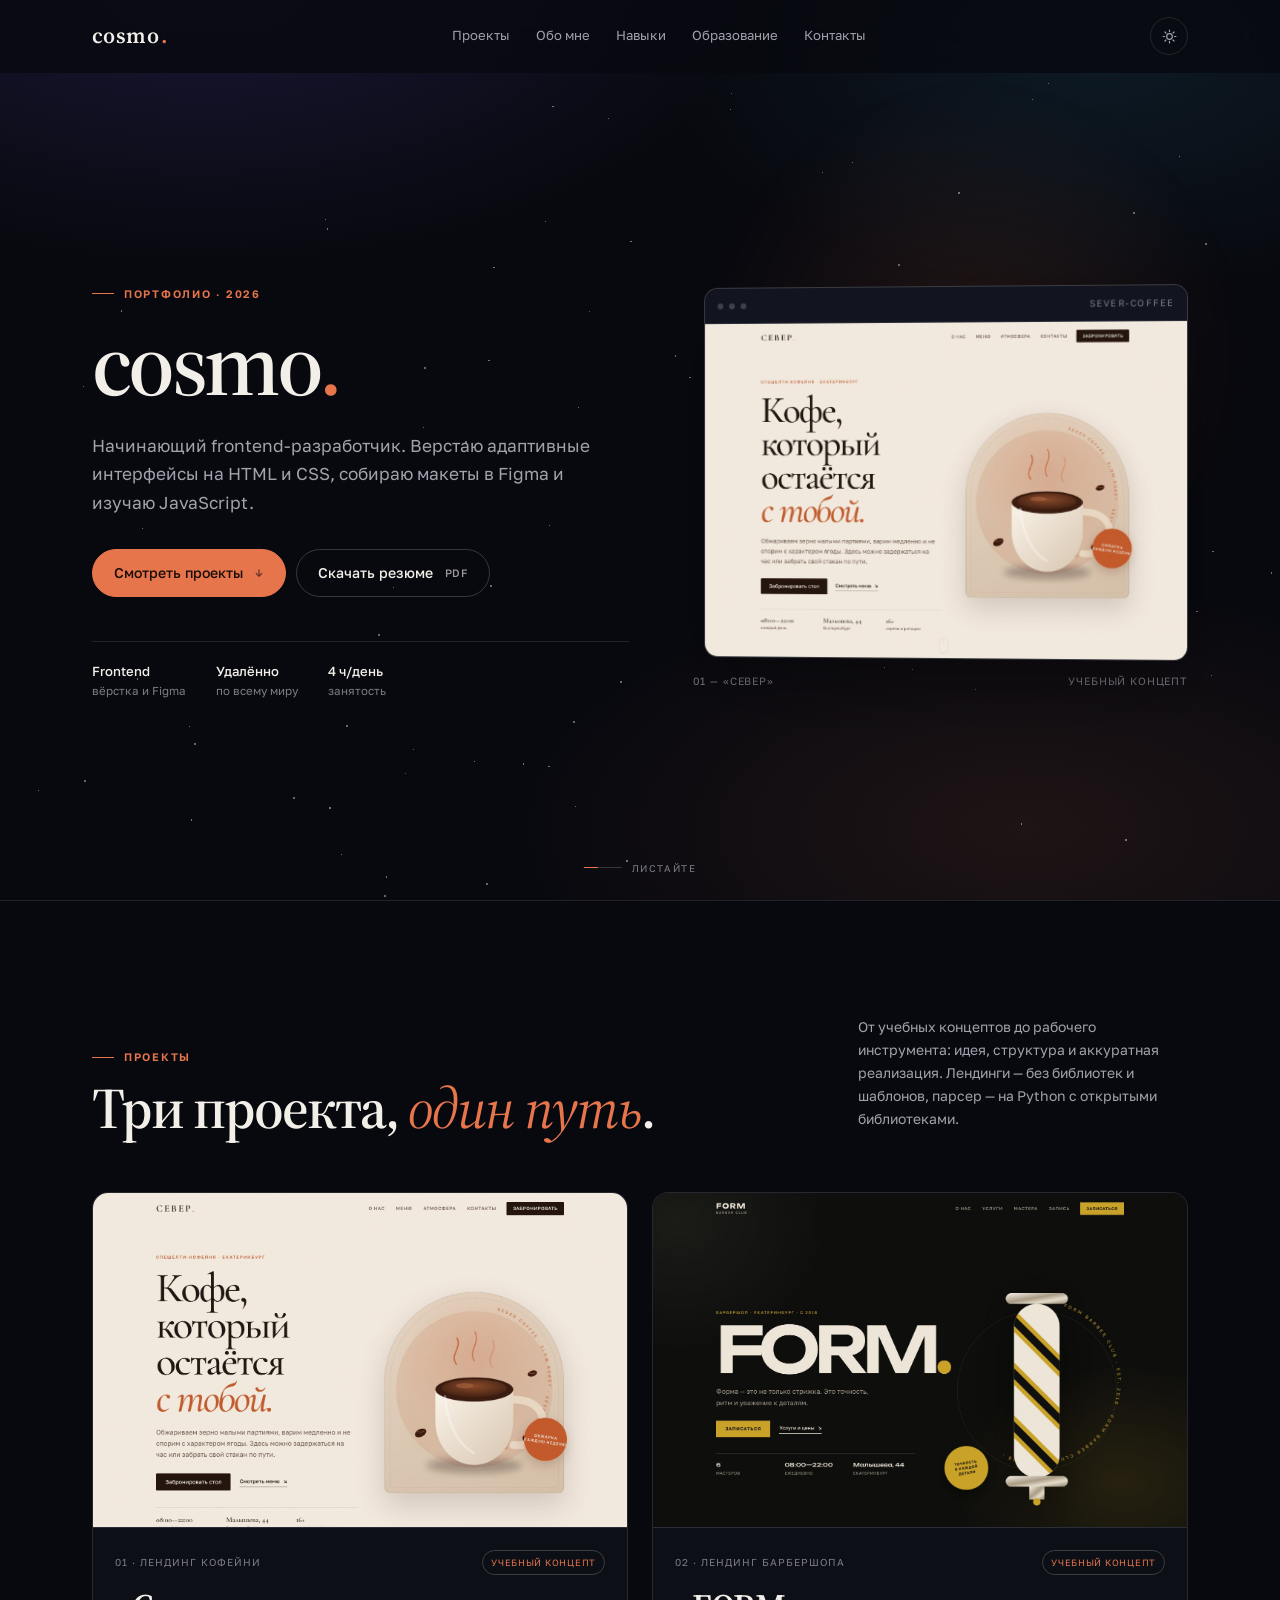
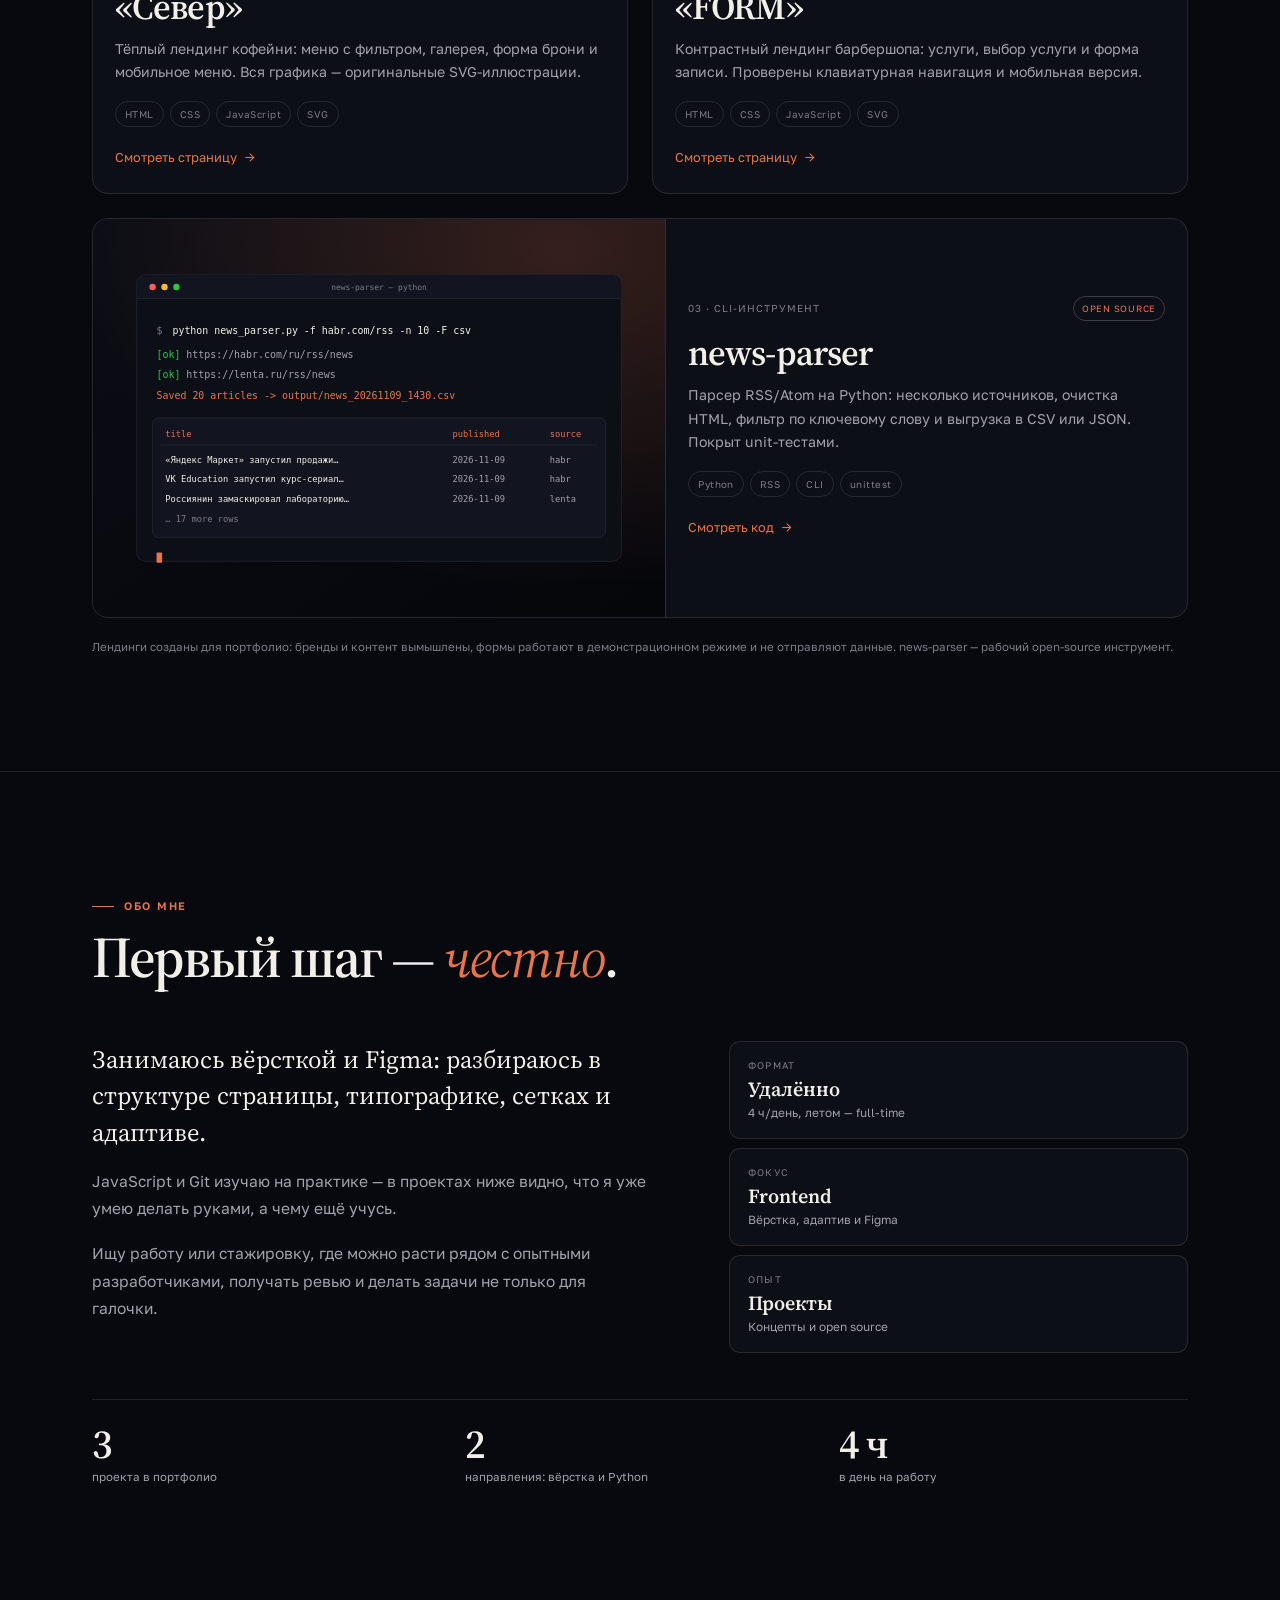
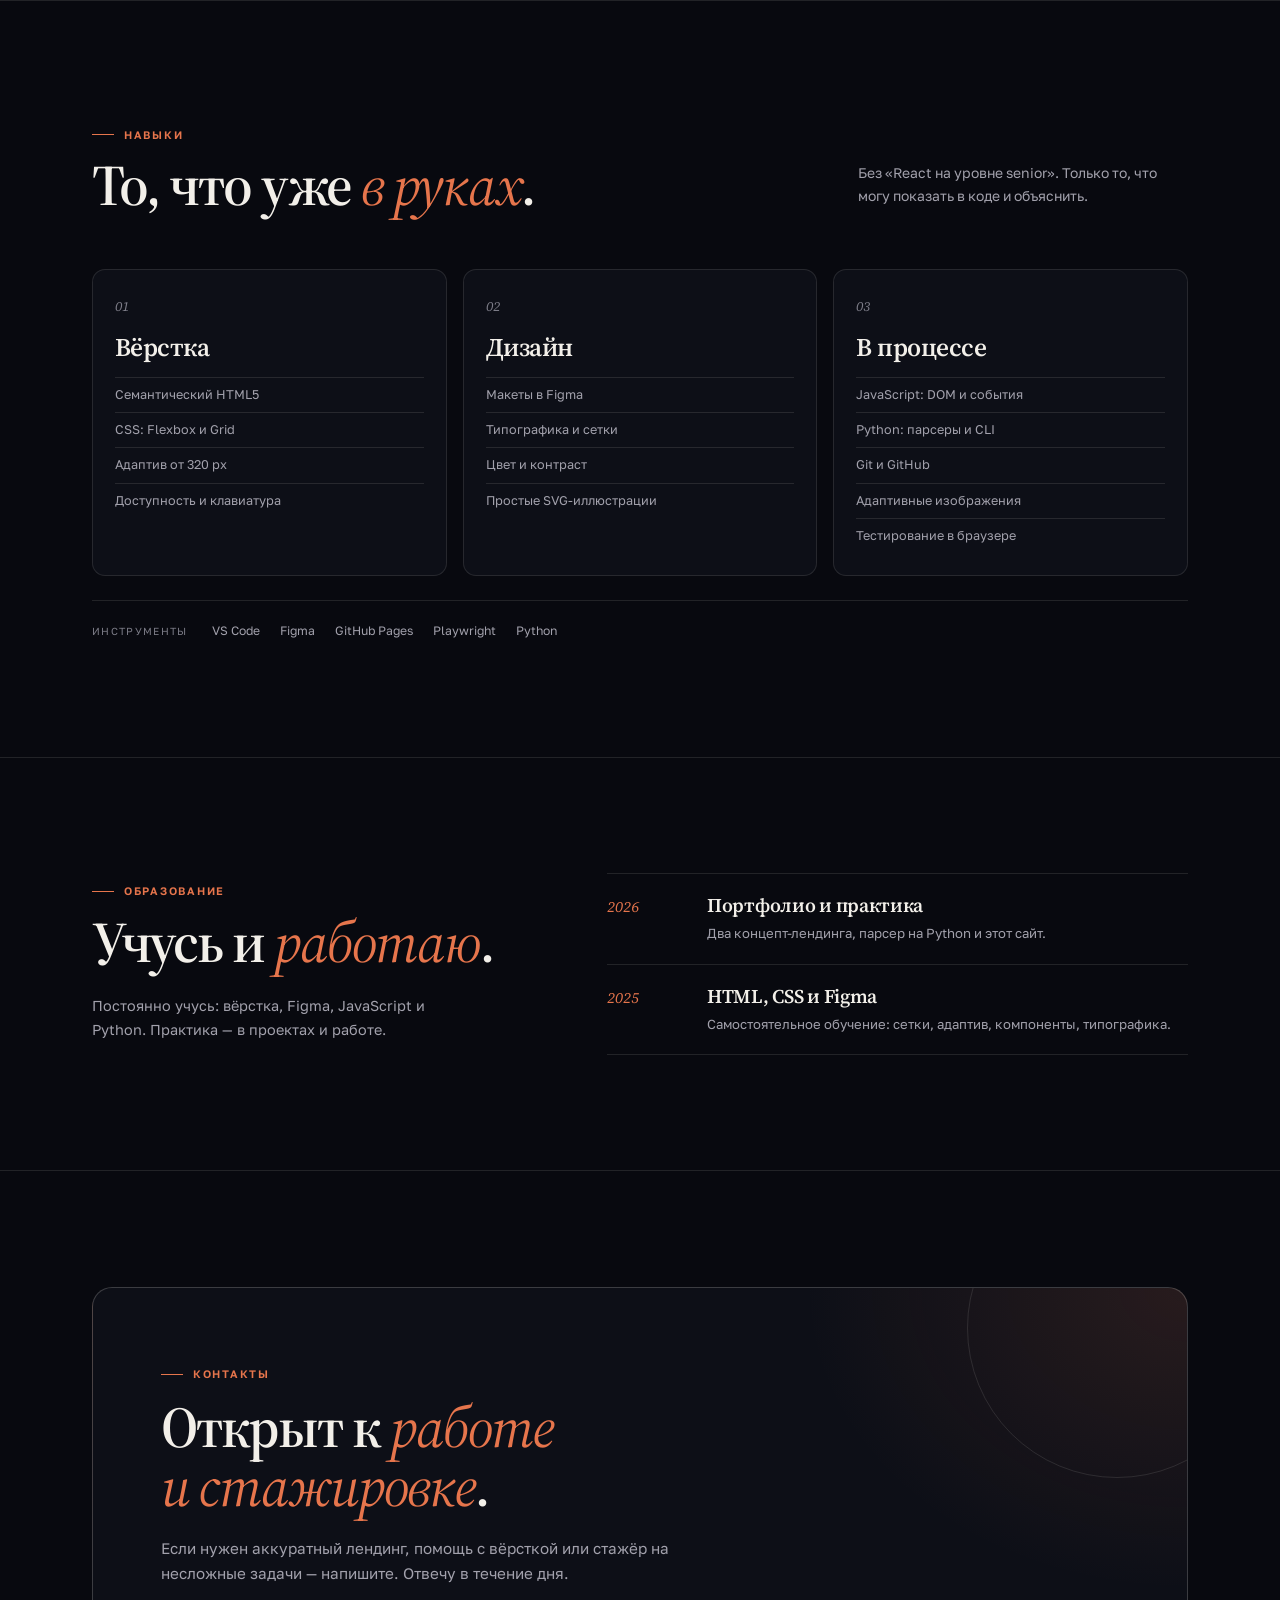
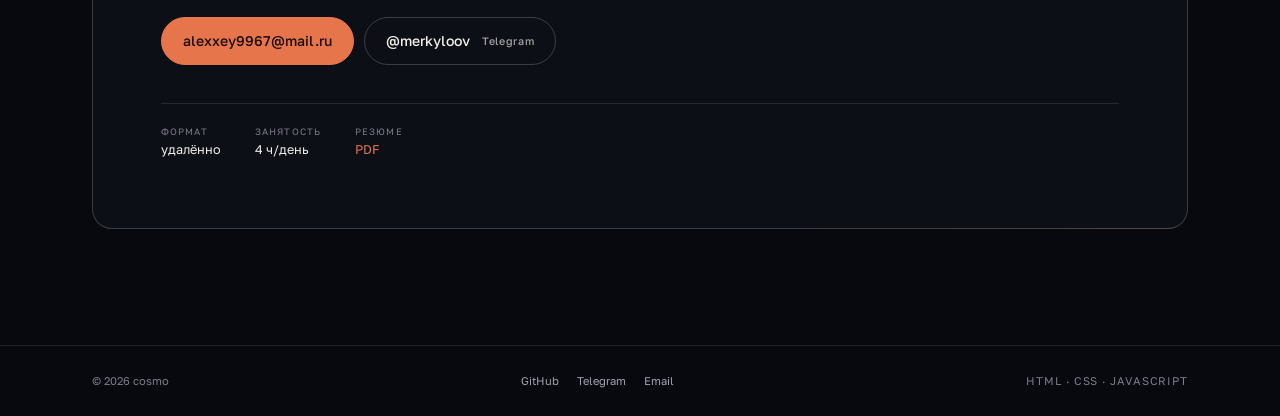
<file: index.html>
<!DOCTYPE html>
<html lang="ru" data-theme="dark">
<head>
  <meta charset="UTF-8" />
  <meta name="viewport" content="width=device-width, initial-scale=1.0" />
  <meta name="description" content="Портфолио начинающего frontend-разработчика: адаптивная вёрстка на HTML и CSS, Figma и учебные проекты. Открыт к работе и стажировке." />
  <meta name="theme-color" content="#08090F" />
  <meta name="author" content="cosmo" />
  <meta name="robots" content="index, follow" />
  <link rel="canonical" href="https://cosmoodev.github.io/" />

  <meta property="og:type" content="website" />
  <meta property="og:locale" content="ru_RU" />
  <meta property="og:site_name" content="cosmo" />
  <meta property="og:title" content="cosmo — frontend-разработчик" />
  <meta property="og:description" content="Адаптивная вёрстка на HTML и CSS, Figma, два концепт-лендинга и open-source парсер на Python. Открыт к работе и стажировке." />
  <meta property="og:url" content="https://cosmoodev.github.io/" />
  <meta property="og:image" content="https://cosmoodev.github.io/assets/og-cover-cosmo.jpg" />
  <meta property="og:image:width" content="1200" />
  <meta property="og:image:height" content="630" />
  <meta property="og:image:alt" content="cosmo — начинающий frontend-разработчик" />
  <meta name="twitter:card" content="summary_large_image" />
  <meta name="twitter:title" content="cosmo — frontend-разработчик" />
  <meta name="twitter:description" content="Адаптивная вёрстка на HTML и CSS, Figma, два концепт-лендинга и open-source парсер на Python." />
  <meta name="twitter:image" content="https://cosmoodev.github.io/assets/og-cover-cosmo.jpg" />
  <meta name="twitter:image:alt" content="cosmo — начинающий frontend-разработчик" />

  <title>cosmo — frontend-разработчик</title>

  <link rel="icon" href="assets/favicon.svg" type="image/svg+xml" />
  <link rel="preconnect" href="https://fonts.googleapis.com" />
  <link rel="preconnect" href="https://fonts.gstatic.com" crossorigin />
  <link href="https://fonts.googleapis.com/css2?family=Golos+Text:wght@400;500;600&family=Source+Serif+4:ital,opsz,wght@0,8..60,400;0,8..60,600;1,8..60,400&display=swap" rel="stylesheet" />

  <script>
    (function () {
      try {
        var saved = localStorage.getItem("theme");
        document.documentElement.dataset.theme = saved === "light" ? "light" : "dark";
      } catch (error) {
        document.documentElement.dataset.theme = "dark";
      }
    })();
  </script>

  <link rel="stylesheet" href="styles.css?v=7" />
  <script type="application/ld+json">
  {
    "@context": "https://schema.org",
    "@type": "Person",
    "name": "cosmo",
    "jobTitle": "Начинающий frontend-разработчик",
    "url": "https://cosmoodev.github.io/",
    "email": "mailto:alexxey9967@mail.ru",
    "sameAs": [
      "https://github.com/cosmoodev",
      "https://t.me/merkyloov"
    ]
  }
  </script>
</head>

<body>
  <a class="skip-link" href="#main">Перейти к содержимому</a>

  <div id="space-bg" aria-hidden="true">
    <div class="stars"></div>
    <span class="shooting-star" style="top: 18%; left: 78%"></span>
  </div>

  <header id="site-header">
    <div class="container nav">
      <a href="#hero" class="logo" aria-label="cosmo — на главную">
        <span>cosmo</span><i>.</i>
      </a>

      <nav class="nav-links" aria-label="Главная навигация">
        <a href="#projects">Проекты</a>
        <a href="#about">Обо мне</a>
        <a href="#skills">Навыки</a>
        <a href="#education">Образование</a>
        <a href="#contact">Контакты</a>
      </nav>

      <div class="nav-actions">
        <button id="theme-toggle" type="button" aria-label="Включить светлую тему" title="Сменить тему">
          <svg class="icon-sun" xmlns="http://www.w3.org/2000/svg" fill="none" viewBox="0 0 24 24" stroke="currentColor" stroke-width="1.7" aria-hidden="true"><path stroke-linecap="round" stroke-linejoin="round" d="M12 3v2m0 14v2M3 12h2m14 0h2M5.6 5.6l1.4 1.4m10 10 1.4 1.4M5.6 18.4 7 17m10-10 1.4-1.4M12 8a4 4 0 1 0 0 8 4 4 0 0 0 0-8Z" /></svg>
          <svg class="icon-moon" xmlns="http://www.w3.org/2000/svg" fill="none" viewBox="0 0 24 24" stroke="currentColor" stroke-width="1.7" aria-hidden="true"><path stroke-linecap="round" stroke-linejoin="round" d="M21 12.79A9 9 0 1 1 11.21 3 7 7 0 0 0 21 12.79Z" /></svg>
        </button>
        <button id="menu-btn" type="button" aria-label="Открыть меню" aria-expanded="false" aria-controls="mobile-menu">
          <span class="menu-label">Меню</span>
          <span class="menu-icon" aria-hidden="true"><i></i><i></i></span>
        </button>
      </div>
    </div>

    <nav id="mobile-menu" class="mobile-menu" aria-label="Мобильная навигация" hidden>
      <a href="#projects">Проекты</a>
      <a href="#about">Обо мне</a>
      <a href="#skills">Навыки</a>
      <a href="#education">Образование</a>
      <a href="#contact">Контакты</a>
      <a href="resume.pdf" download>Скачать резюме <span>PDF</span></a>
    </nav>
  </header>

  <main id="main">
    <section id="hero" class="hero">
      <div class="hero-glow" aria-hidden="true"></div>

      <div class="container hero-grid">
        <div class="hero-copy">
          <p class="eyebrow reveal">Портфолио · 2026</p>
          <h1 class="reveal">cosmo<span class="brand-dot">.</span></h1>
          <p class="hero-lead reveal">
            Начинающий frontend-разработчик. Верстаю адаптивные интерфейсы
            на HTML и CSS, собираю макеты в Figma и изучаю JavaScript.
          </p>

          <div class="hero-actions reveal">
            <a href="#projects" class="btn btn-primary">Смотреть проекты <span>↓</span></a>
            <a href="resume.pdf" class="btn btn-ghost" download>Скачать резюме <span>PDF</span></a>
          </div>

          <ul class="hero-facts reveal" aria-label="Краткие факты">
            <li><span>Frontend</span>вёрстка и Figma</li>
            <li><span>Удалённо</span>по всему миру</li>
            <li><span>4 ч/день</span>занятость</li>
          </ul>
        </div>

        <figure class="hero-visual reveal">
          <div class="browser-frame">
            <div class="browser-bar" aria-hidden="true">
              <i></i><i></i><i></i>
              <span>sever-coffee</span>
            </div>
            <img
              src="assets/coffee-preview.jpg"
              alt="Главный экран учебного концепта кофейни «Север»"
              width="1440"
              height="1000"
              fetchpriority="high"
            />
          </div>
          <figcaption><span>01 — «Север»</span><span>учебный концепт</span></figcaption>
        </figure>
      </div>

      <a href="#projects" class="scroll-hint" aria-label="Перейти к проектам">
        <span class="scroll-line"></span>
        <span>Листайте</span>
      </a>
    </section>

    <section id="projects" class="section">
      <div class="container">
        <div class="section-head split">
          <div>
            <p class="eyebrow reveal">Проекты</p>
            <h2 class="reveal">Три проекта, <em>один путь</em>.</h2>
          </div>
          <p class="section-note reveal">
            От учебных концептов до рабочего инструмента: идея, структура
            и аккуратная реализация. Лендинги — без библиотек и шаблонов,
            парсер — на Python с открытыми библиотеками.
          </p>
        </div>

        <div class="project-grid">
          <article class="project-card reveal">
            <a class="project-media" href="projects/coffee/index.html" aria-label="Открыть концепт кофейни «Север»">
              <img
                src="assets/coffee-preview.jpg"
                alt="Страница кофейни «Север»: крупный заголовок, тёплая палитра и иллюстрация чашки"
                width="1440"
                height="1000"
                loading="lazy"
              />
              <span class="project-open">Открыть проект <span aria-hidden="true">↗</span></span>
            </a>
            <div class="project-body">
              <div class="project-meta">
                <span>01 · Лендинг кофейни</span>
                <span class="badge">Учебный концепт</span>
              </div>
              <h3>«Север»</h3>
              <p>
                Тёплый лендинг кофейни: меню с фильтром, галерея, форма брони
                и мобильное меню. Вся графика — оригинальные SVG-иллюстрации.
              </p>
              <ul class="tags" aria-label="Технологии">
                <li>HTML</li>
                <li>CSS</li>
                <li>JavaScript</li>
                <li>SVG</li>
              </ul>
              <a class="text-link" href="projects/coffee/index.html">Смотреть страницу <span aria-hidden="true">→</span></a>
            </div>
          </article>

          <article class="project-card reveal">
            <a class="project-media" href="projects/barber/index.html" aria-label="Открыть концепт барбершопа «FORM»">
              <img
                src="assets/barber-preview.jpg"
                alt="Страница барбершопа «FORM»: контрастная типографика и иллюстрация барберского столба"
                width="1440"
                height="1000"
                loading="lazy"
              />
              <span class="project-open">Открыть проект <span aria-hidden="true">↗</span></span>
            </a>
            <div class="project-body">
              <div class="project-meta">
                <span>02 · Лендинг барбершопа</span>
                <span class="badge">Учебный концепт</span>
              </div>
              <h3>«FORM»</h3>
              <p>
                Контрастный лендинг барбершопа: услуги, выбор услуги и форма
                записи. Проверены клавиатурная навигация и мобильная версия.
              </p>
              <ul class="tags" aria-label="Технологии">
                <li>HTML</li>
                <li>CSS</li>
                <li>JavaScript</li>
                <li>SVG</li>
              </ul>
              <a class="text-link" href="projects/barber/index.html">Смотреть страницу <span aria-hidden="true">→</span></a>
            </div>
          </article>

          <article class="project-card project-card--wide reveal">
            <a class="project-media" href="https://github.com/cosmoodev/news-parser" target="_blank" rel="noopener" aria-label="Открыть репозиторий news-parser на GitHub">
              <img
                src="assets/news-parser-preview.svg"
                alt="Терминал: запуск news-parser и сохранение статей в CSV"
                width="1440"
                height="1000"
                loading="lazy"
              />
              <span class="project-open">Открыть на GitHub <span aria-hidden="true">↗</span></span>
            </a>
            <div class="project-body">
              <div class="project-meta">
                <span>03 · CLI-инструмент</span>
                <span class="badge">Open source</span>
              </div>
              <h3>news-parser</h3>
              <p>
                Парсер RSS/Atom на Python: несколько источников, очистка HTML,
                фильтр по ключевому слову и выгрузка в CSV или JSON.
                Покрыт unit-тестами.
              </p>
              <ul class="tags" aria-label="Технологии">
                <li>Python</li>
                <li>RSS</li>
                <li>CLI</li>
                <li>unittest</li>
              </ul>
              <a class="text-link" href="https://github.com/cosmoodev/news-parser" target="_blank" rel="noopener">Смотреть код <span aria-hidden="true">→</span></a>
            </div>
          </article>
        </div>

        <p class="project-footnote">
          Лендинги созданы для портфолио: бренды и контент вымышлены, формы
          работают в демонстрационном режиме и не отправляют данные.
          news-parser — рабочий open-source инструмент.
        </p>
      </div>
    </section>

    <section id="about" class="section">
      <div class="container">
        <div class="section-head">
          <p class="eyebrow reveal">Обо мне</p>
          <h2 class="reveal">Первый шаг — <em>честно</em>.</h2>
        </div>

        <div class="about-grid">
          <div class="about-text">
            <p class="reveal">
              Занимаюсь вёрсткой и Figma: разбираюсь в структуре страницы,
              типографике, сетках и адаптиве.
            </p>
            <p class="reveal">
              JavaScript и Git изучаю на практике — в проектах ниже видно,
              что я уже умею делать руками, а чему ещё учусь.
            </p>
            <p class="reveal">
              Ищу работу или стажировку, где можно расти рядом
              с опытными разработчиками, получать ревью и делать задачи
              не только для галочки.
            </p>
          </div>

          <aside class="about-facts reveal" aria-label="Факты">
            <div class="fact">
              <span>Формат</span>
              <strong>Удалённо</strong>
              <p>4 ч/день, летом — full-time</p>
            </div>
            <div class="fact">
              <span>Фокус</span>
              <strong>Frontend</strong>
              <p>Вёрстка, адаптив и Figma</p>
            </div>
            <div class="fact">
              <span>Опыт</span>
              <strong>Проекты</strong>
              <p>Концепты и open source</p>
            </div>
          </aside>
        </div>

        <ul class="stats reveal" aria-label="Коротко в цифрах">
          <li><strong>3</strong><span>проекта в портфолио</span></li>
          <li><strong>2</strong><span>направления: вёрстка и Python</span></li>
          <li><strong>4 ч</strong><span>в день на работу</span></li>
        </ul>
      </div>
    </section>

    <section id="skills" class="section">
      <div class="container">
        <div class="section-head split">
          <div>
            <p class="eyebrow reveal">Навыки</p>
            <h2 class="reveal">То, что уже <em>в руках</em>.</h2>
          </div>
          <p class="section-note reveal">
            Без «React на уровне senior». Только то, что могу показать
            в коде и объяснить.
          </p>
        </div>

        <div class="skills-grid">
          <article class="skill-card reveal">
            <span class="skill-num">01</span>
            <h3>Вёрстка</h3>
            <ul>
              <li>Семантический HTML5</li>
              <li>CSS: Flexbox и Grid</li>
              <li>Адаптив от 320 px</li>
              <li>Доступность и клавиатура</li>
            </ul>
          </article>
          <article class="skill-card reveal">
            <span class="skill-num">02</span>
            <h3>Дизайн</h3>
            <ul>
              <li>Макеты в Figma</li>
              <li>Типографика и сетки</li>
              <li>Цвет и контраст</li>
              <li>Простые SVG-иллюстрации</li>
            </ul>
          </article>
          <article class="skill-card reveal">
            <span class="skill-num">03</span>
            <h3>В процессе</h3>
            <ul>
              <li>JavaScript: DOM и события</li>
              <li>Python: парсеры и CLI</li>
              <li>Git и GitHub</li>
              <li>Адаптивные изображения</li>
              <li>Тестирование в браузере</li>
            </ul>
          </article>
        </div>

        <div class="tools reveal">
          <span>Инструменты</span>
          <ul>
            <li>VS Code</li>
            <li>Figma</li>
            <li>GitHub Pages</li>
            <li>Playwright</li>
            <li>Python</li>
          </ul>
        </div>
      </div>
    </section>

    <section id="education" class="section">
      <div class="container education-grid">
        <div>
          <p class="eyebrow reveal">Образование</p>
          <h2 class="reveal">Учусь и <em>работаю</em>.</h2>
          <p class="about-note reveal">
            Постоянно учусь: вёрстка, Figma, JavaScript и Python.
            Практика — в проектах и работе.
          </p>
        </div>

        <ol class="timeline">
          <li class="reveal">
            <span class="timeline-date">2026</span>
            <div>
              <h3>Портфолио и практика</h3>
              <p>Два концепт-лендинга, парсер на Python и этот сайт.</p>
            </div>
          </li>
          <li class="reveal">
            <span class="timeline-date">2025</span>
            <div>
              <h3>HTML, CSS и Figma</h3>
              <p>Самостоятельное обучение: сетки, адаптив, компоненты, типографика.</p>
            </div>
          </li>
        </ol>
      </div>
    </section>

    <section id="contact" class="section">
      <div class="container">
        <div class="contact-panel reveal">
          <p class="eyebrow">Контакты</p>
          <h2>Открыт к <em>работе и стажировке</em>.</h2>
          <p class="contact-lead">
            Если нужен аккуратный лендинг, помощь с вёрсткой или стажёр
            на несложные задачи — напишите. Отвечу в течение дня.
          </p>

          <div class="contact-actions">
            <a class="btn btn-primary" href="mailto:alexxey9967@mail.ru">alexxey9967@mail.ru</a>
            <a class="btn btn-ghost" href="https://t.me/merkyloov" target="_blank" rel="noopener">@merkyloov <span>Telegram</span></a>
          </div>

          <ul class="contact-facts">
            <li><span>Формат</span>удалённо</li>
            <li><span>Занятость</span>4 ч/день</li>
            <li><span>Резюме</span><a href="resume.pdf" download>PDF</a></li>
          </ul>
        </div>
      </div>
    </section>
  </main>

  <footer>
    <div class="container foot">
      <span>© 2026 cosmo</span>
      <nav aria-label="Ссылки">
        <a href="https://github.com/cosmoodev" target="_blank" rel="noopener">GitHub</a>
        <a href="https://t.me/merkyloov" target="_blank" rel="noopener">Telegram</a>
        <a href="mailto:alexxey9967@mail.ru">Email</a>
      </nav>
      <span class="foot-note">HTML · CSS · JavaScript</span>
    </div>
  </footer>

  <script src="script.js?v=5"></script>
</body>
</html>
</file>
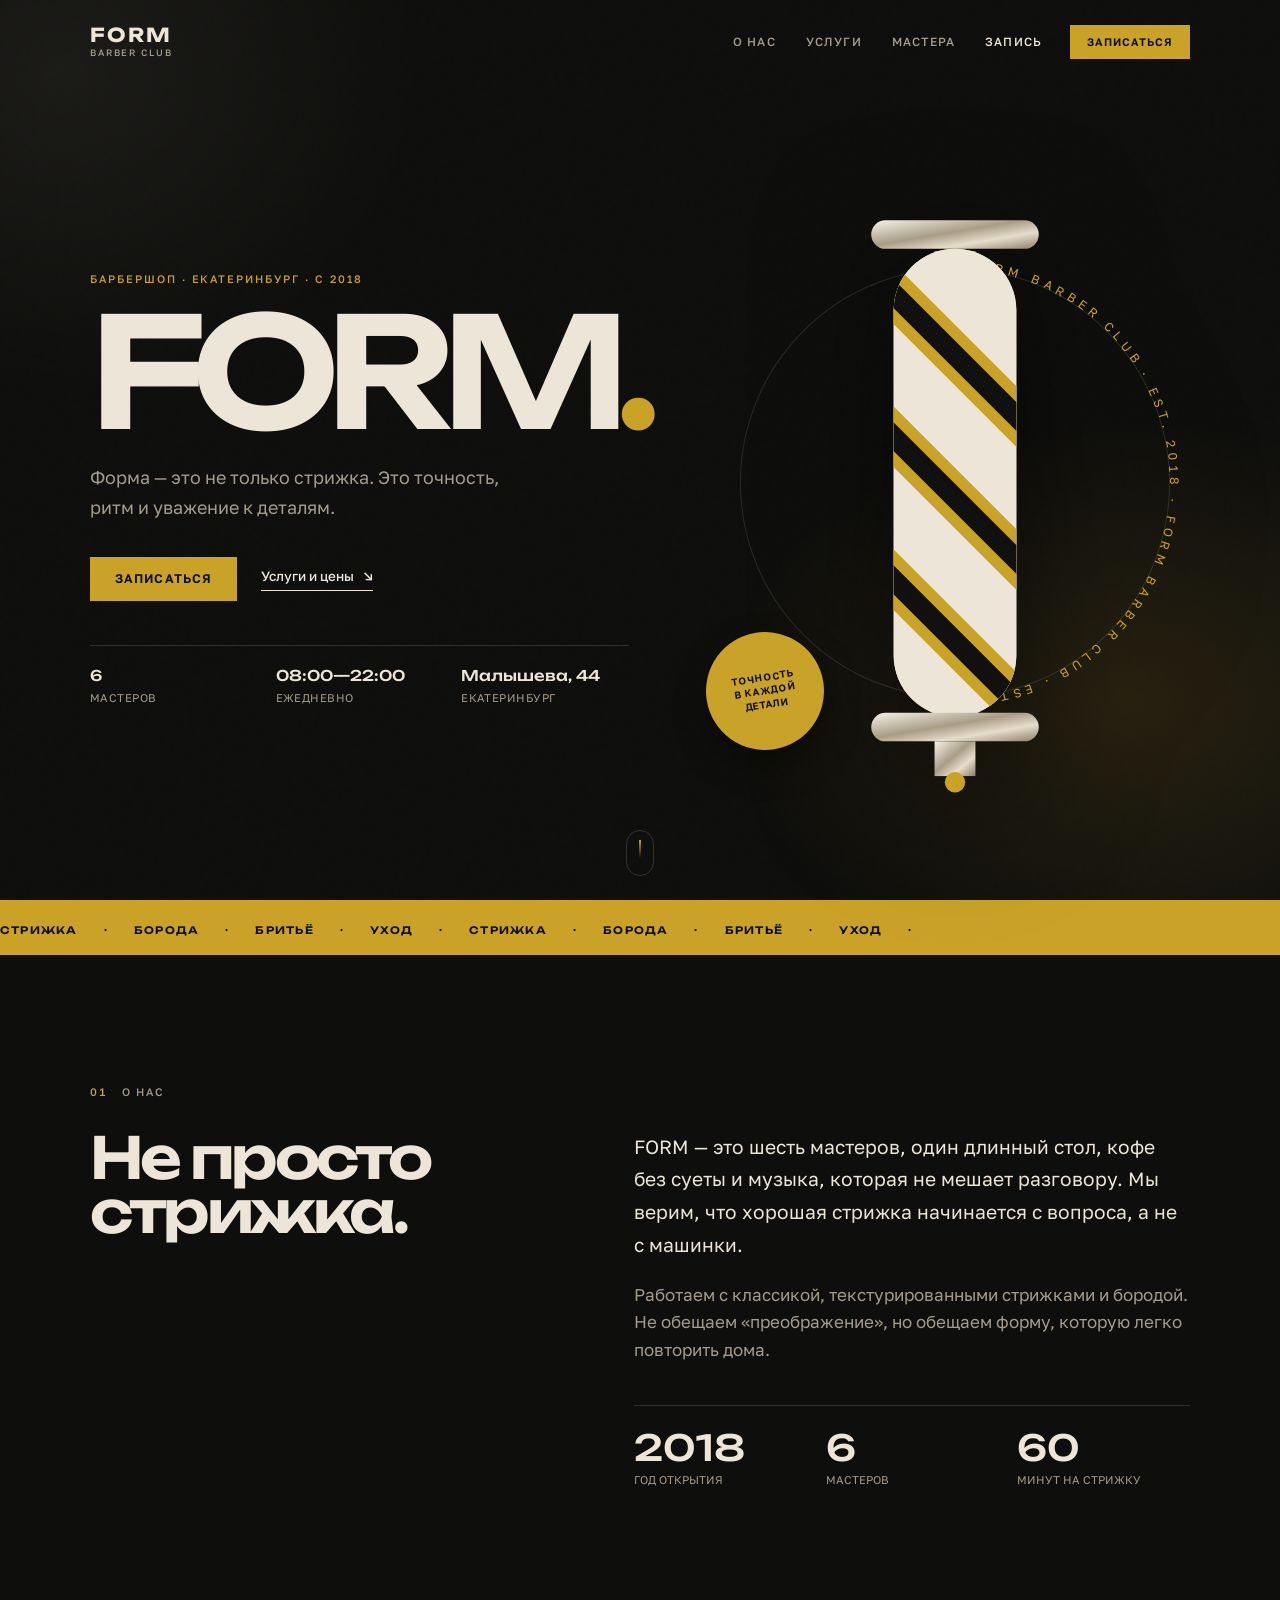
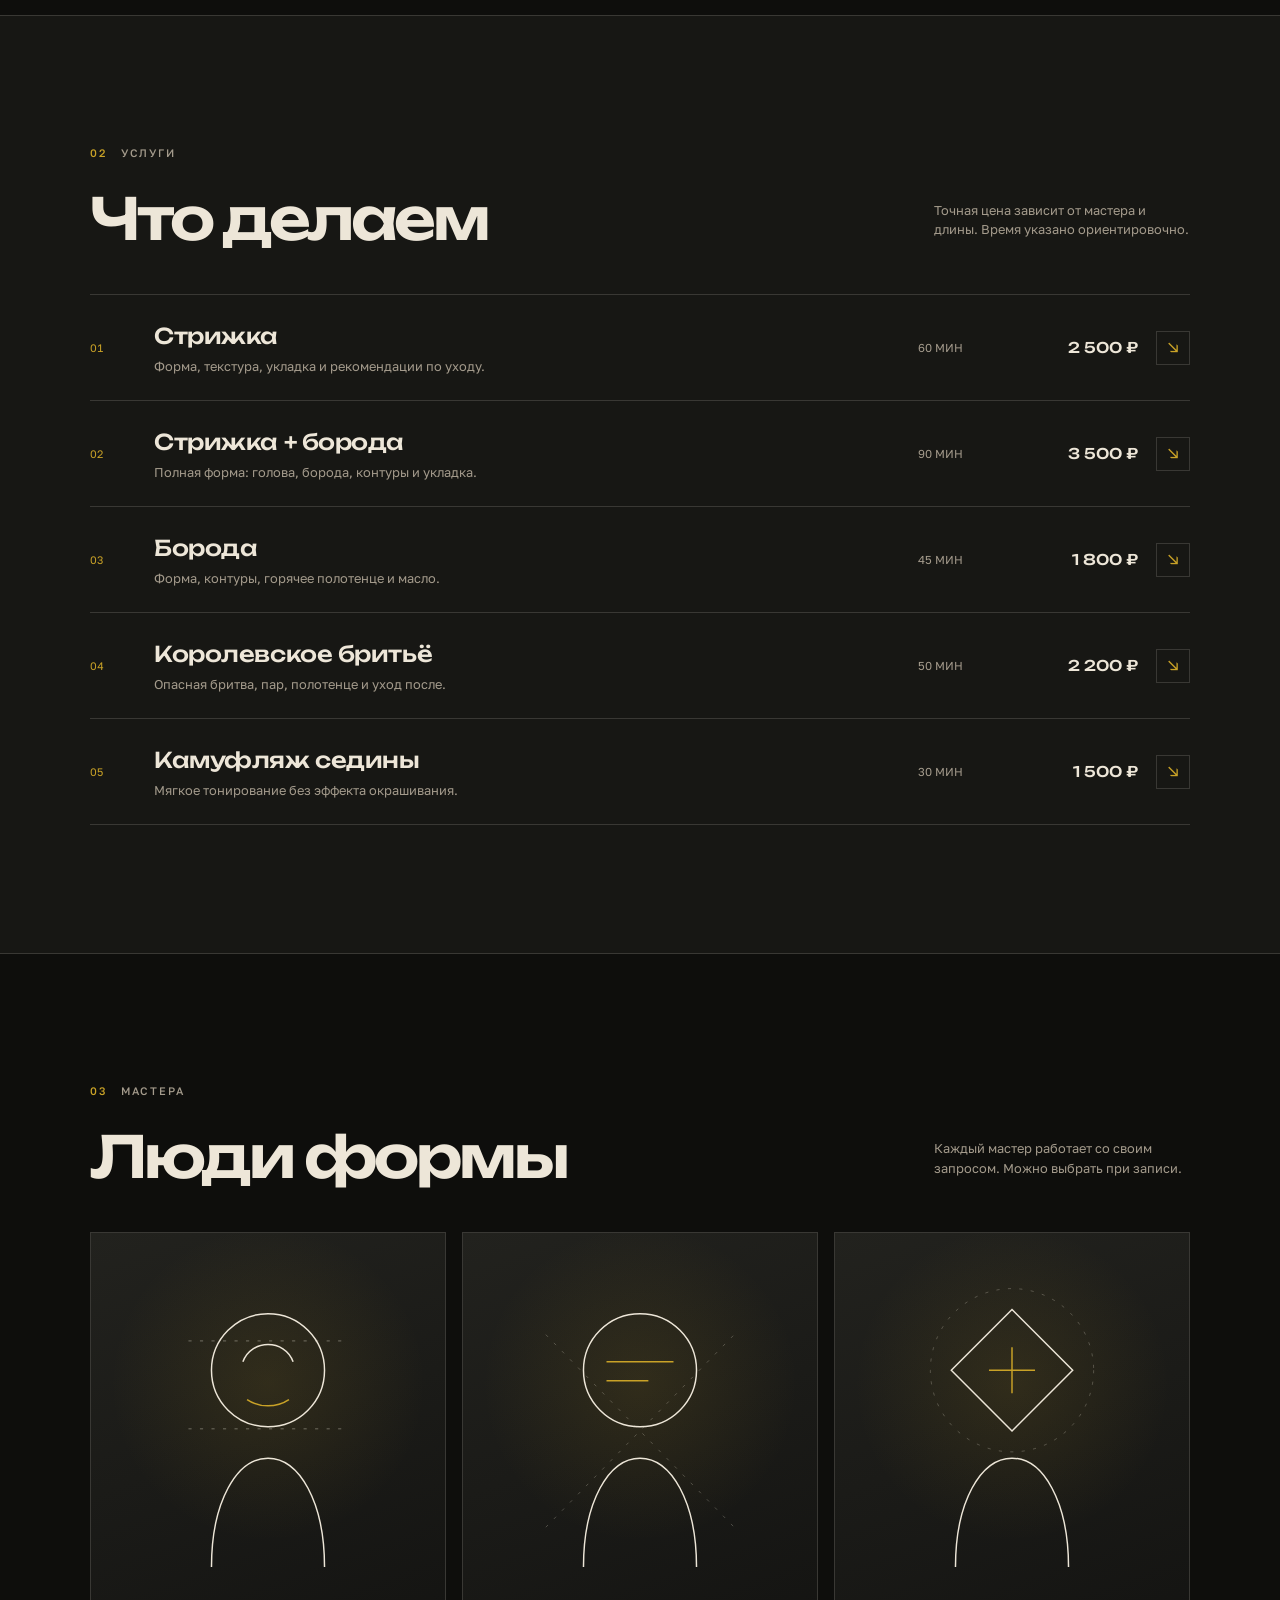
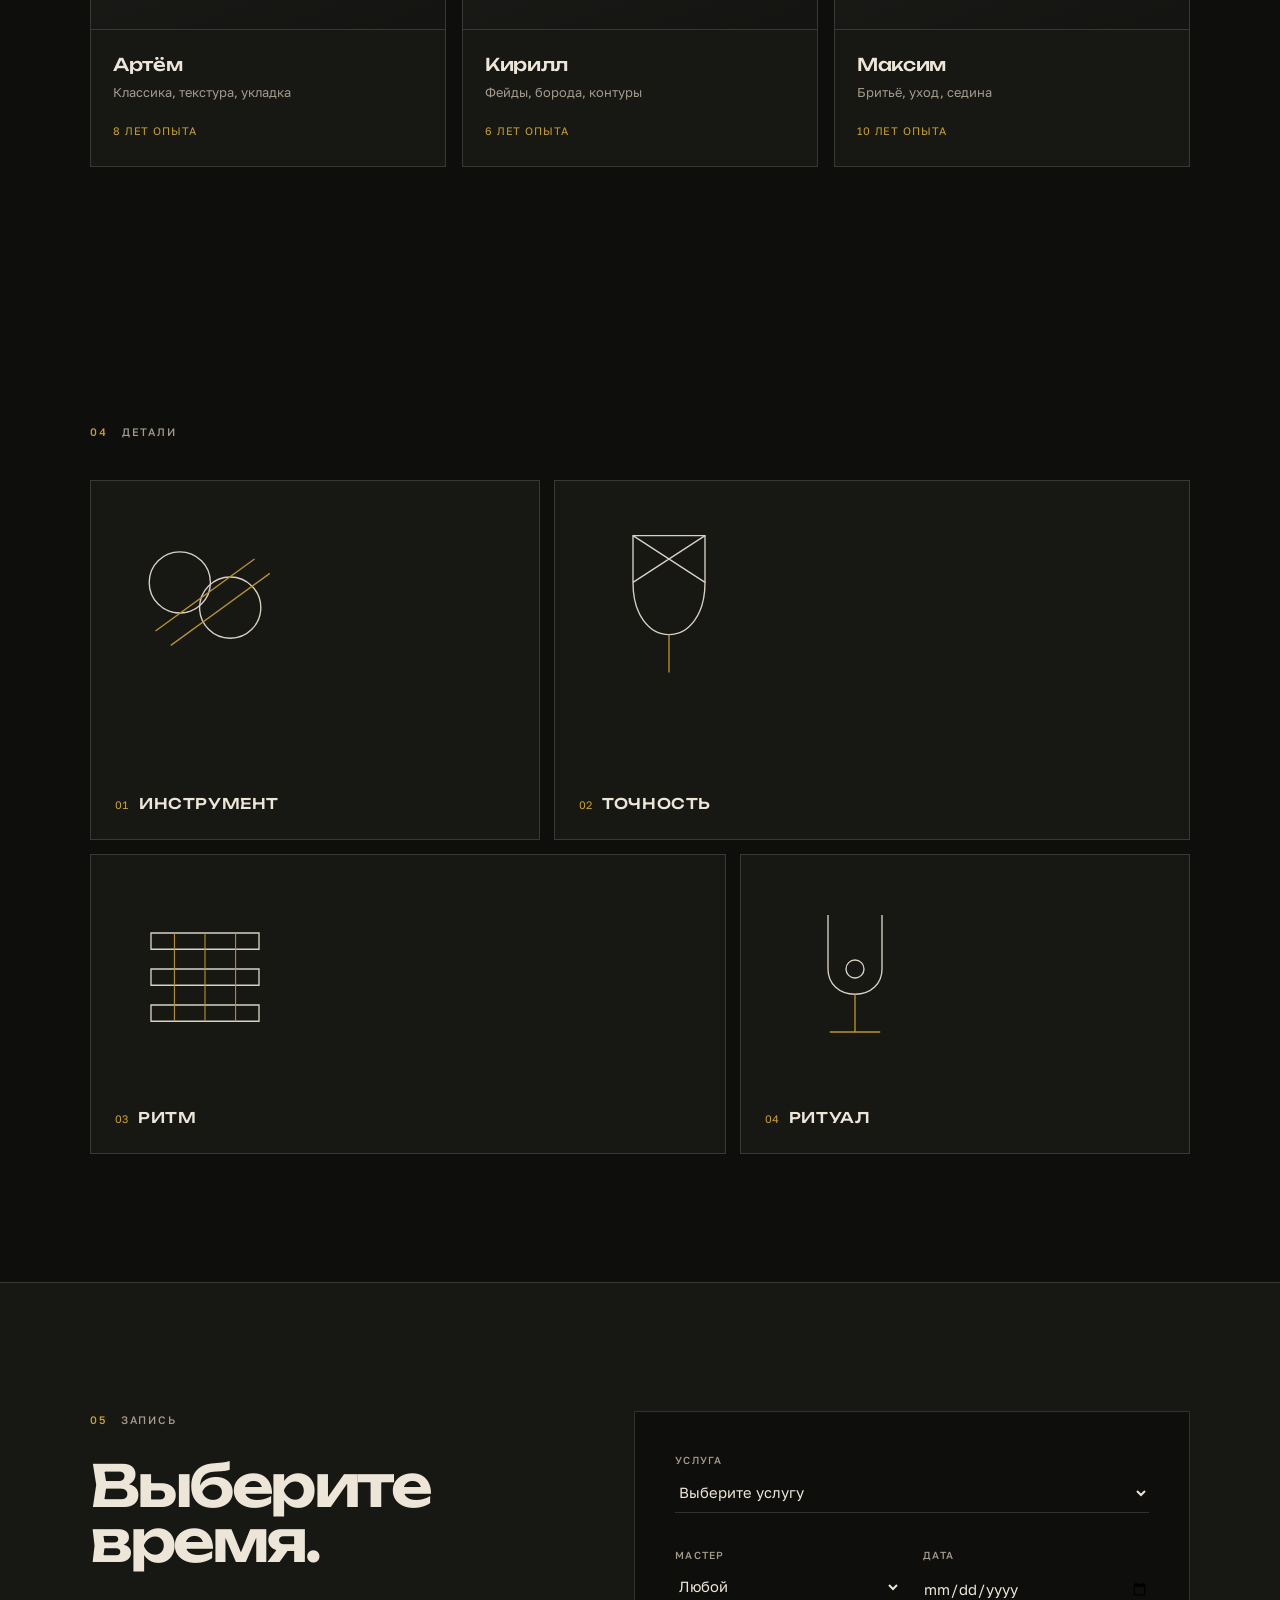
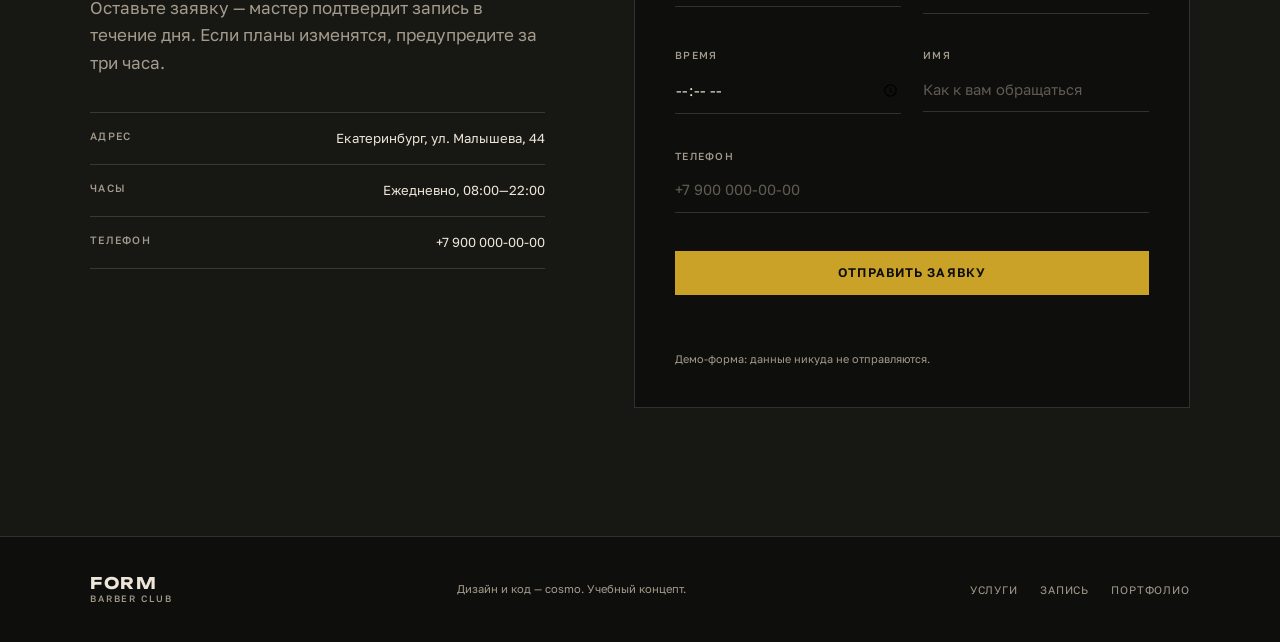
<file: projects/barber/index.html>
<!DOCTYPE html>
<html lang="ru">
<head>
  <meta charset="UTF-8">
  <meta name="viewport" content="width=device-width, initial-scale=1.0">
  <meta name="description" content="FORM — барбершоп: стрижка, борода, бритьё и уход. Концепт-проект cosmo.">
  <meta name="theme-color" content="#101010">
  <title>FORM — барбершоп</title>
  <link rel="preconnect" href="https://fonts.googleapis.com">
  <link rel="preconnect" href="https://fonts.gstatic.com" crossorigin>
  <link href="https://fonts.googleapis.com/css2?family=Golos+Text:wght@400;500;600&family=Unbounded:wght@500;600;700&display=swap" rel="stylesheet">
  <link rel="stylesheet" href="styles.css">
  <script>document.documentElement.classList.add('js');</script>
</head>
<body>
  <a class="skip-link" href="#main">К содержанию</a>
  <div class="grain" aria-hidden="true"></div>

  <header class="site-header" id="site-header">
    <div class="container header-inner">
      <a class="brand" href="#top" aria-label="FORM — на главную">
        <span class="brand-name">FORM</span>
        <span class="brand-sub">barber club</span>
      </a>

      <nav class="desktop-nav" aria-label="Главная навигация">
        <a href="#about">О нас</a>
        <a href="#services">Услуги</a>
        <a href="#masters">Мастера</a>
        <a href="#booking">Запись</a>
      </nav>

      <div class="header-actions">
        <a class="btn btn-small" href="#booking">Записаться</a>
        <button class="menu-toggle" id="menu-toggle" type="button" aria-expanded="false" aria-controls="mobile-menu">Меню</button>
      </div>
    </div>

    <nav class="mobile-menu" id="mobile-menu" aria-label="Мобильная навигация" hidden>
      <a href="#about">О нас</a>
      <a href="#services">Услуги</a>
      <a href="#masters">Мастера</a>
      <a href="#booking">Запись</a>
    </nav>
  </header>

  <main id="main">
    <section class="hero" id="top">
      <div class="container hero-grid">
        <div class="hero-copy">
          <p class="eyebrow">Барбершоп · Екатеринбург · с 2018</p>
          <h1>FORM<span>.</span></h1>
          <p class="hero-line">Форма — это не только стрижка. Это точность, ритм и уважение к деталям.</p>
          <div class="hero-actions">
            <a class="btn" href="#booking">Записаться</a>
            <a class="text-link" href="#services">Услуги и цены <span aria-hidden="true">↘</span></a>
          </div>
          <ul class="hero-meta">
            <li><span>6</span>мастеров</li>
            <li><span>08:00—22:00</span>ежедневно</li>
            <li><span>Малышева, 44</span>Екатеринбург</li>
          </ul>
        </div>

        <div class="hero-art" aria-hidden="true">
          <svg class="pole-art" viewBox="0 0 460 640">
            <defs>
              <clipPath id="poleClip">
                <rect x="170" y="86" width="120" height="458" rx="60"/>
              </clipPath>
              <linearGradient id="metal" x1="0" y1="0" x2="1" y2="1">
                <stop offset="0" stop-color="#F7F2E7"/>
                <stop offset="0.45" stop-color="#A99C85"/>
                <stop offset="0.7" stop-color="#E7DDCB"/>
                <stop offset="1" stop-color="#8C7F69"/>
              </linearGradient>
              <path id="poleRingPath" d="M230,105a210,210 0 1,1 0,420a210,210 0 1,1 0,-420"/>
            </defs>

            <circle cx="230" cy="315" r="210" fill="none" stroke="rgba(237,230,216,.12)"/>
            <g class="pole-ring">
              <text fill="#C9A227" font-family="Golos Text, sans-serif" font-size="12" letter-spacing="5">
                <textPath href="#poleRingPath" startOffset="1%">FORM BARBER CLUB · EST. 2018 · FORM BARBER CLUB · EST. 2018 ·</textPath>
              </text>
            </g>

            <rect x="148" y="58" width="164" height="28" rx="14" fill="url(#metal)"/>
            <rect x="170" y="86" width="120" height="458" rx="60" fill="#EDE6D8"/>
            <g clip-path="url(#poleClip)">
              <rect x="150" y="70" width="160" height="500" fill="#EDE6D8"/>
              <path d="M140 100L330 290M120 220L310 410M100 340L290 530M80 460L270 650" stroke="#C9A227" stroke-width="42"/>
              <path d="M140 100L330 290M120 220L310 410M100 340L290 530M80 460L270 650" stroke="#101010" stroke-width="20"/>
            </g>
            <rect x="148" y="540" width="164" height="28" rx="14" fill="url(#metal)"/>
            <rect x="210" y="568" width="40" height="34" fill="url(#metal)"/>
            <circle cx="230" cy="608" r="10" fill="#C9A227"/>
          </svg>
          <div class="roundel">точность<br>в каждой<br>детали</div>
        </div>
      </div>
      <a class="scroll-cue" href="#about" aria-label="Прокрутить к разделу о нас"><span></span></a>
    </section>

    <div class="marquee" aria-hidden="true">
      <div class="marquee-track">
        <span>стрижка</span><span>·</span><span>борода</span><span>·</span><span>бритьё</span><span>·</span><span>уход</span><span>·</span><span>стрижка</span><span>·</span><span>борода</span><span>·</span><span>бритьё</span><span>·</span><span>уход</span><span>·</span>
      </div>
    </div>

    <section class="section about" id="about">
      <div class="container">
        <p class="section-label"><span>01</span> О нас</p>
        <div class="about-grid">
          <h2>Не просто<br>стрижка.</h2>
          <div class="about-copy">
            <p>FORM — это шесть мастеров, один длинный стол, кофе без суеты и музыка, которая не мешает разговору. Мы верим, что хорошая стрижка начинается с вопроса, а не с машинки.</p>
            <p>Работаем с классикой, текстурированными стрижками и бородой. Не обещаем «преображение», но обещаем форму, которую легко повторить дома.</p>
            <dl class="numbers">
              <div><dt>2018</dt><dd>год открытия</dd></div>
              <div><dt>6</dt><dd>мастеров</dd></div>
              <div><dt>60</dt><dd>минут на стрижку</dd></div>
            </dl>
          </div>
        </div>
      </div>
    </section>

    <section class="section services" id="services">
      <div class="container">
        <div class="section-top">
          <div>
            <p class="section-label"><span>02</span> Услуги</p>
            <h2>Что делаем</h2>
          </div>
          <p class="section-note">Точная цена зависит от мастера и длины. Время указано ориентировочно.</p>
        </div>

        <div class="service-list">
          <article class="service-row">
            <span class="service-num">01</span>
            <div class="service-copy"><h3>Стрижка</h3><p>Форма, текстура, укладка и рекомендации по уходу.</p></div>
            <span class="service-time">60 мин</span>
            <span class="service-price">2 500 ₽</span>
            <button class="service-pick" type="button" data-service="Стрижка" aria-label="Записаться на стрижку">↘</button>
          </article>
          <article class="service-row">
            <span class="service-num">02</span>
            <div class="service-copy"><h3>Стрижка + борода</h3><p>Полная форма: голова, борода, контуры и укладка.</p></div>
            <span class="service-time">90 мин</span>
            <span class="service-price">3 500 ₽</span>
            <button class="service-pick" type="button" data-service="Стрижка + борода" aria-label="Записаться на стрижку и бороду">↘</button>
          </article>
          <article class="service-row">
            <span class="service-num">03</span>
            <div class="service-copy"><h3>Борода</h3><p>Форма, контуры, горячее полотенце и масло.</p></div>
            <span class="service-time">45 мин</span>
            <span class="service-price">1 800 ₽</span>
            <button class="service-pick" type="button" data-service="Борода" aria-label="Записаться на бороду">↘</button>
          </article>
          <article class="service-row">
            <span class="service-num">04</span>
            <div class="service-copy"><h3>Королевское бритьё</h3><p>Опасная бритва, пар, полотенце и уход после.</p></div>
            <span class="service-time">50 мин</span>
            <span class="service-price">2 200 ₽</span>
            <button class="service-pick" type="button" data-service="Королевское бритьё" aria-label="Записаться на бритьё">↘</button>
          </article>
          <article class="service-row">
            <span class="service-num">05</span>
            <div class="service-copy"><h3>Камуфляж седины</h3><p>Мягкое тонирование без эффекта окрашивания.</p></div>
            <span class="service-time">30 мин</span>
            <span class="service-price">1 500 ₽</span>
            <button class="service-pick" type="button" data-service="Камуфляж седины" aria-label="Записаться на камуфляж седины">↘</button>
          </article>
        </div>
      </div>
    </section>

    <section class="section masters" id="masters">
      <div class="container">
        <div class="section-top">
          <div>
            <p class="section-label"><span>03</span> Мастера</p>
            <h2>Люди формы</h2>
          </div>
          <p class="section-note">Каждый мастер работает со своим запросом. Можно выбрать при записи.</p>
        </div>

        <div class="masters-grid">
          <article class="master-card">
            <div class="master-art">
              <svg viewBox="0 0 300 340" aria-hidden="true">
                <circle cx="150" cy="112" r="54" fill="none" stroke="currentColor" stroke-width="1.4"/>
                <path d="M96 300c0-62 24-104 54-104s54 42 54 104" fill="none" stroke="currentColor" stroke-width="1.4"/>
                <path d="M126 104c8-22 40-22 48 0" fill="none" stroke="currentColor" stroke-width="1.4"/>
                <path d="M130 140c12 8 28 8 40 0" fill="none" stroke="#C9A227" stroke-width="1.4"/>
                <path d="M74 84h152M74 168h152" fill="none" stroke="currentColor" stroke-width="0.8" stroke-dasharray="3 8" opacity=".45"/>
              </svg>
            </div>
            <div class="master-info"><h3>Артём</h3><p>Классика, текстура, укладка</p><span>8 лет опыта</span></div>
          </article>
          <article class="master-card">
            <div class="master-art">
              <svg viewBox="0 0 300 340" aria-hidden="true">
                <rect x="96" y="58" width="108" height="108" rx="54" fill="none" stroke="currentColor" stroke-width="1.4"/>
                <path d="M96 300c0-62 24-104 54-104s54 42 54 104" fill="none" stroke="currentColor" stroke-width="1.4"/>
                <path d="M118 104h64M118 122h40" fill="none" stroke="#C9A227" stroke-width="1.4"/>
                <path d="M60 78l180 184M60 262L240 78" fill="none" stroke="currentColor" stroke-width="0.8" stroke-dasharray="3 8" opacity=".3"/>
              </svg>
            </div>
            <div class="master-info"><h3>Кирилл</h3><p>Фейды, борода, контуры</p><span>6 лет опыта</span></div>
          </article>
          <article class="master-card">
            <div class="master-art">
              <svg viewBox="0 0 300 340" aria-hidden="true">
                <path d="M150 54l58 58-58 58-58-58z" fill="none" stroke="currentColor" stroke-width="1.4"/>
                <path d="M96 300c0-62 24-104 54-104s54 42 54 104" fill="none" stroke="currentColor" stroke-width="1.4"/>
                <path d="M128 112h44M150 90v44" fill="none" stroke="#C9A227" stroke-width="1.4"/>
                <circle cx="150" cy="112" r="78" fill="none" stroke="currentColor" stroke-width="0.8" stroke-dasharray="3 8" opacity=".3"/>
              </svg>
            </div>
            <div class="master-info"><h3>Максим</h3><p>Бритьё, уход, седина</p><span>10 лет опыта</span></div>
          </article>
        </div>
      </div>
    </section>

    <section class="section details" id="details">
      <div class="container">
        <p class="section-label"><span>04</span> Детали</p>
        <div class="details-grid">
          <figure class="detail-card detail-wide">
            <svg viewBox="0 0 200 200" aria-hidden="true">
              <circle cx="72" cy="86" r="34" fill="none" stroke="currentColor" stroke-width="1.5"/>
              <circle cx="128" cy="114" r="34" fill="none" stroke="currentColor" stroke-width="1.5"/>
              <path d="M45 140L155 60M62 156L172 76" fill="none" stroke="#C9A227" stroke-width="1.5"/>
            </svg>
            <figcaption><span>01</span><strong>Инструмент</strong></figcaption>
          </figure>
          <figure class="detail-card detail-tall">
            <svg viewBox="0 0 200 220" aria-hidden="true">
              <path d="M60 34h80v52c0 36-18 58-40 58s-40-22-40-58z" fill="none" stroke="currentColor" stroke-width="1.5"/>
              <path d="M60 34l80 52M140 34L60 86" fill="none" stroke="currentColor" stroke-width="1.5"/>
              <path d="M100 144v42" fill="none" stroke="#C9A227" stroke-width="1.5"/>
            </svg>
            <figcaption><span>02</span><strong>Точность</strong></figcaption>
          </figure>
          <figure class="detail-card">
            <svg viewBox="0 0 200 200" aria-hidden="true">
              <path d="M40 60h120v18H40zM40 100h120v18H40zM40 140h120v18H40z" fill="none" stroke="currentColor" stroke-width="1.5"/>
              <path d="M66 60v98M100 60v98M134 60v98" fill="none" stroke="#C9A227" stroke-width="1.2"/>
            </svg>
            <figcaption><span>03</span><strong>Ритм</strong></figcaption>
          </figure>
          <figure class="detail-card">
            <svg viewBox="0 0 200 200" aria-hidden="true">
              <path d="M70 40v60c0 16 12 28 30 28s30-12 30-28V40" fill="none" stroke="currentColor" stroke-width="1.5"/>
              <path d="M100 128v42M72 170h56" fill="none" stroke="#C9A227" stroke-width="1.5"/>
              <circle cx="100" cy="100" r="10" fill="none" stroke="currentColor" stroke-width="1.5"/>
            </svg>
            <figcaption><span>04</span><strong>Ритуал</strong></figcaption>
          </figure>
        </div>
      </div>
    </section>

    <section class="section booking" id="booking">
      <div class="container booking-grid">
        <div class="booking-copy">
          <p class="section-label"><span>05</span> Запись</p>
          <h2>Выберите<br>время.</h2>
          <p>Оставьте заявку — мастер подтвердит запись в течение дня. Если планы изменятся, предупредите за три часа.</p>
          <dl class="visit-info">
            <div><dt>Адрес</dt><dd>Екатеринбург, ул. Малышева, 44</dd></div>
            <div><dt>Часы</dt><dd>Ежедневно, 08:00—22:00</dd></div>
            <div><dt>Телефон</dt><dd>+7 900 000-00-00</dd></div>
          </dl>
        </div>

        <form class="booking-form" id="booking-form" novalidate>
          <div class="field field-full">
            <label for="service">Услуга</label>
            <select id="service" name="service" required>
              <option value="">Выберите услугу</option>
              <option>Стрижка</option>
              <option>Стрижка + борода</option>
              <option>Борода</option>
              <option>Королевское бритьё</option>
              <option>Камуфляж седины</option>
            </select>
            <p class="field-error" data-error-for="service"></p>
          </div>
          <div class="field">
            <label for="master">Мастер</label>
            <select id="master" name="master">
              <option value="">Любой</option>
              <option>Артём</option>
              <option>Кирилл</option>
              <option>Максим</option>
            </select>
          </div>
          <div class="field">
            <label for="date">Дата</label>
            <input id="date" name="date" type="date" required>
            <p class="field-error" data-error-for="date"></p>
          </div>
          <div class="field">
            <label for="time">Время</label>
            <input id="time" name="time" type="time" min="08:00" max="21:30" required>
            <p class="field-error" data-error-for="time"></p>
          </div>
          <div class="field">
            <label for="name">Имя</label>
            <input id="name" name="name" type="text" autocomplete="name" placeholder="Как к вам обращаться" required>
            <p class="field-error" data-error-for="name"></p>
          </div>
          <div class="field field-full">
            <label for="phone">Телефон</label>
            <input id="phone" name="phone" type="tel" autocomplete="tel" placeholder="+7 900 000-00-00" required>
            <p class="field-error" data-error-for="phone"></p>
          </div>
          <button class="btn btn-submit" type="submit">Отправить заявку</button>
          <p class="form-status" id="form-status" role="status" aria-live="polite"></p>
          <p class="form-note">Демо-форма: данные никуда не отправляются.</p>
        </form>
      </div>
    </section>
  </main>

  <footer class="footer">
    <div class="container footer-inner">
      <a class="brand" href="#top"><span class="brand-name">FORM</span><span class="brand-sub">barber club</span></a>
      <p>Дизайн и код — cosmo. Учебный концепт.</p>
      <nav aria-label="Навигация в подвале">
        <a href="#services">Услуги</a>
        <a href="#booking">Запись</a>
        <a href="../../">Портфолио</a>
      </nav>
    </div>
  </footer>

  <script src="script.js"></script>
</body>
</html>
</file>
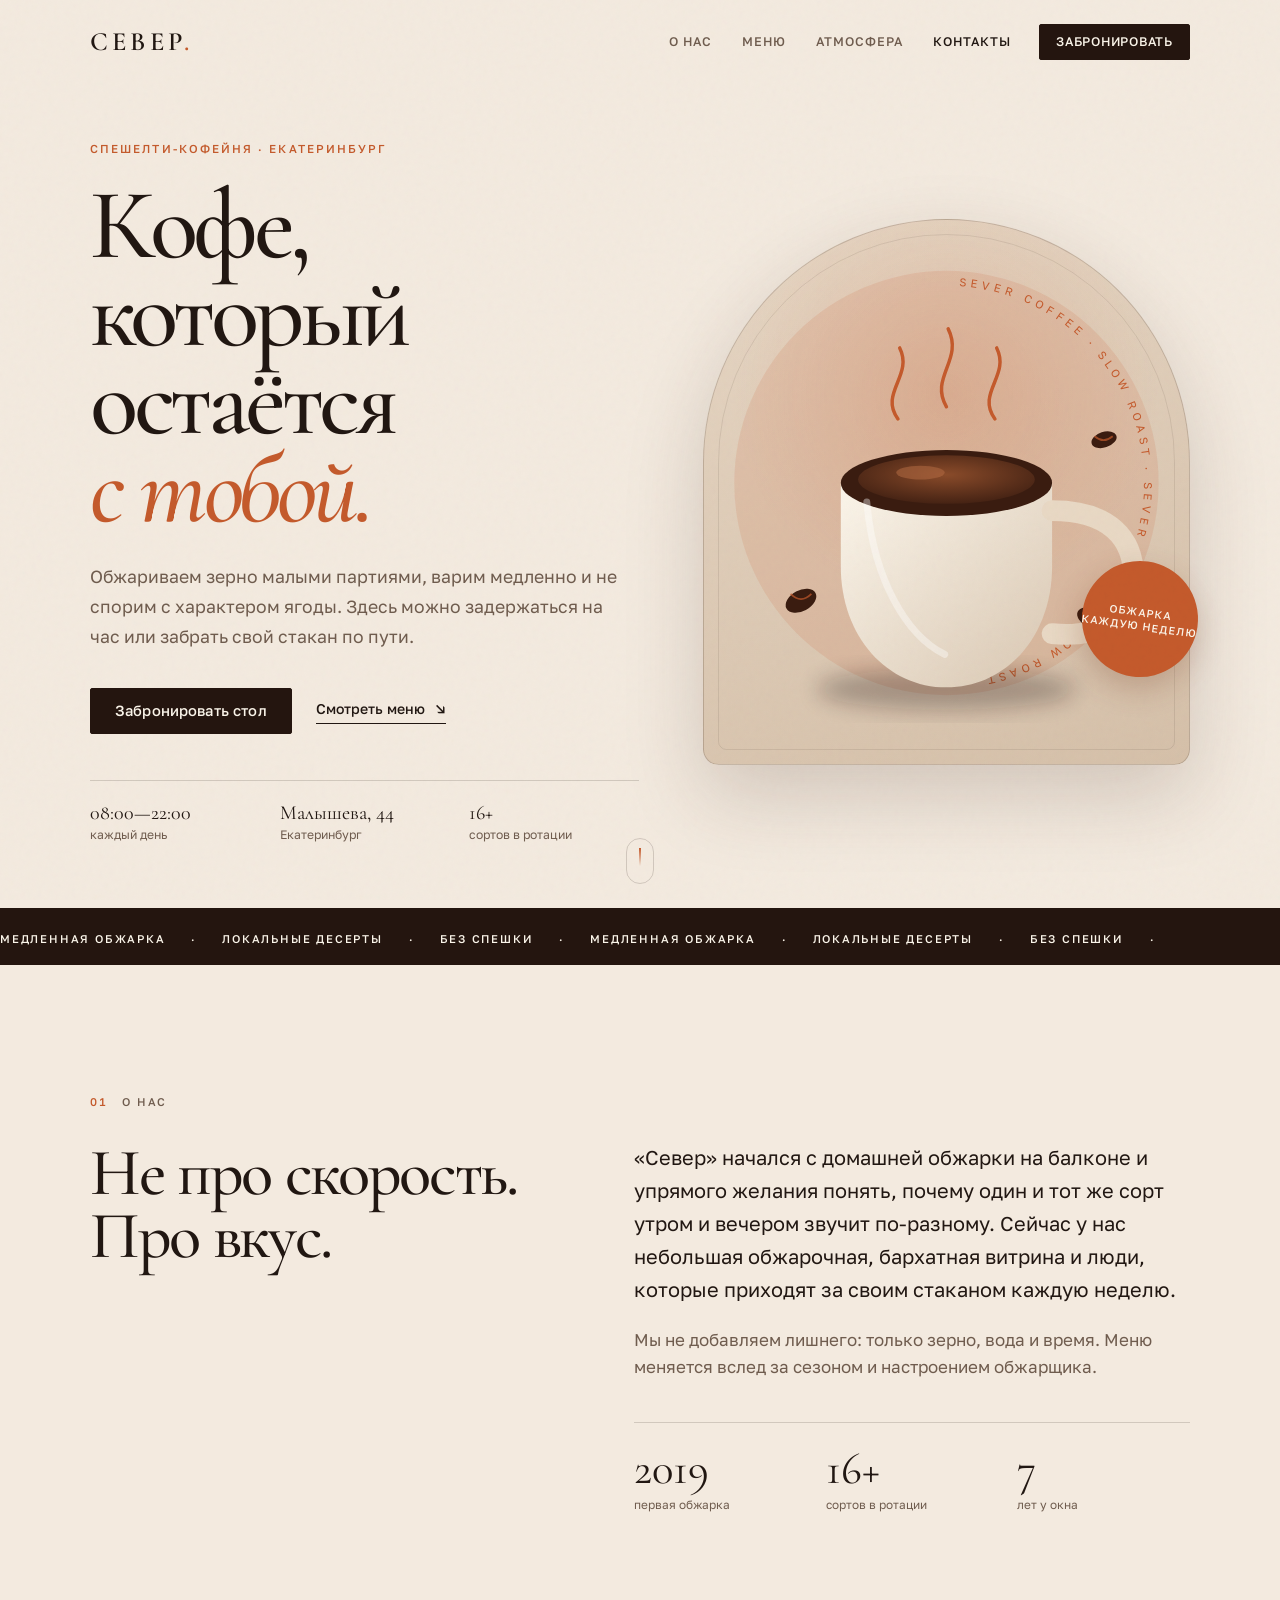
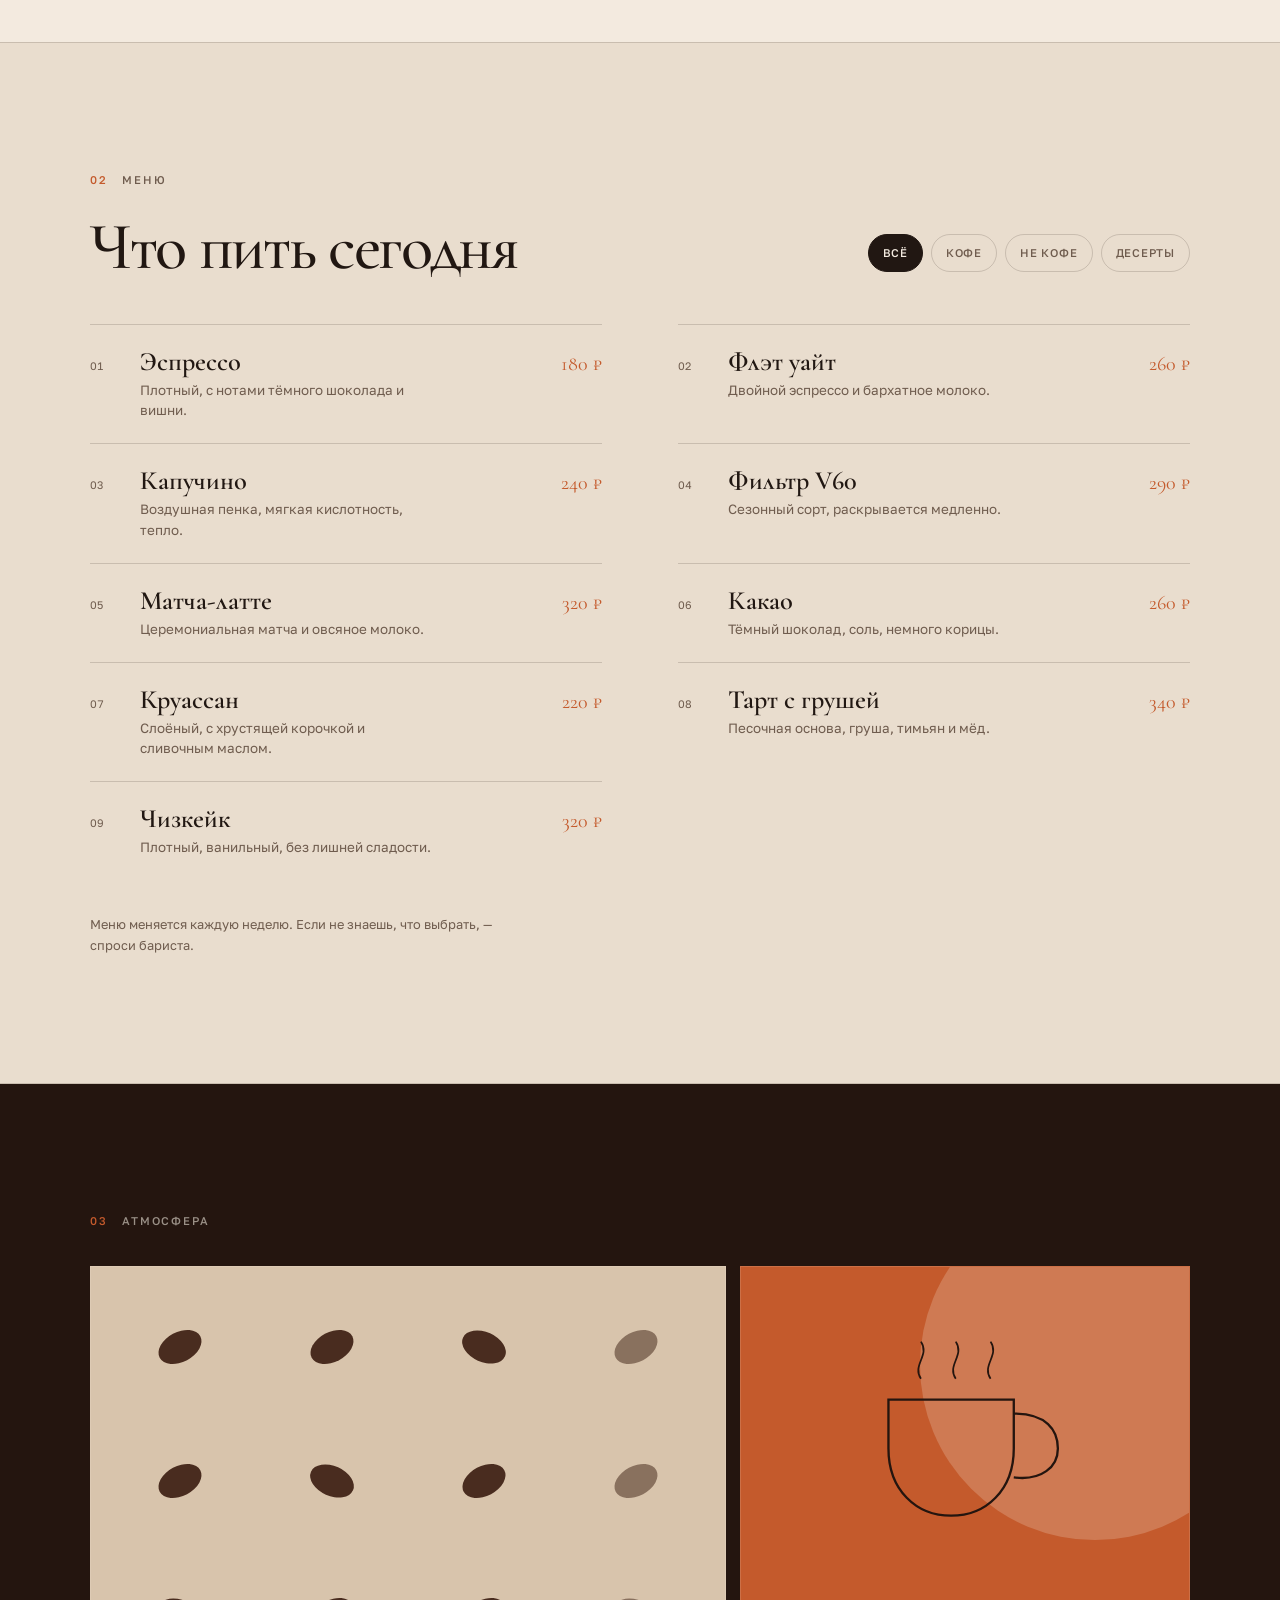
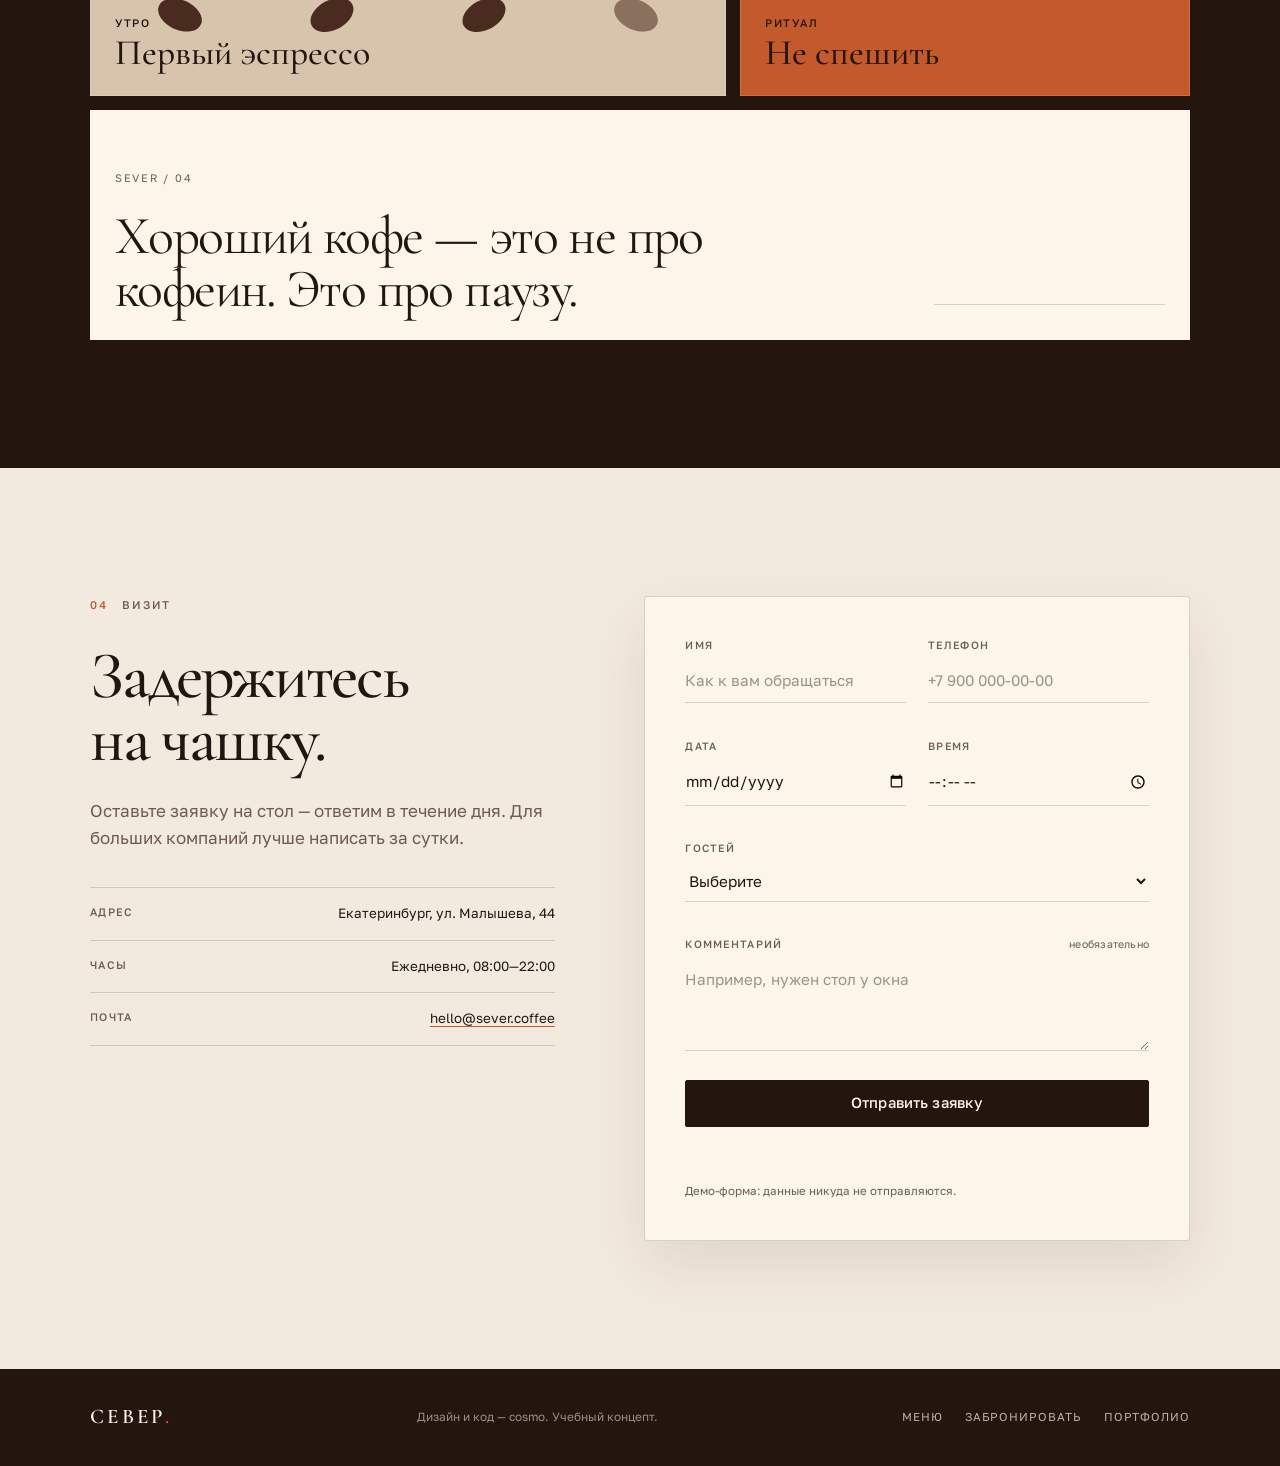
<file: projects/coffee/index.html>
<!DOCTYPE html>
<html lang="ru">
<head>
  <meta charset="UTF-8">
  <meta name="viewport" content="width=device-width, initial-scale=1.0">
  <meta name="description" content="Север — спешелти-кофейня: кофе, десерты и медленная обжарка. Концепт-проект cosmo.">
  <meta name="theme-color" content="#F3EADF">
  <title>Север — кофейня</title>
  <link rel="preconnect" href="https://fonts.googleapis.com">
  <link rel="preconnect" href="https://fonts.gstatic.com" crossorigin>
  <link href="https://fonts.googleapis.com/css2?family=Cormorant+Garamond:ital,wght@0,500;0,600;1,500&family=Golos+Text:wght@400;500;600&display=swap" rel="stylesheet">
  <link rel="stylesheet" href="styles.css">
  <script>document.documentElement.classList.add('js');</script>
</head>
<body>
  <a class="skip-link" href="#main">К содержанию</a>
  <div class="grain" aria-hidden="true"></div>

  <header class="site-header" id="site-header">
    <div class="container header-inner">
      <a class="brand" href="#top" aria-label="Север — на главную">СЕВЕР<span>.</span></a>

      <nav class="desktop-nav" aria-label="Главная навигация">
        <a href="#about">О нас</a>
        <a href="#menu">Меню</a>
        <a href="#gallery">Атмосфера</a>
        <a href="#booking">Контакты</a>
      </nav>

      <div class="header-actions">
        <a class="btn btn-small" href="#booking">Забронировать</a>
        <button class="menu-toggle" id="menu-toggle" type="button" aria-expanded="false" aria-controls="mobile-menu">Меню</button>
      </div>
    </div>

    <nav class="mobile-menu" id="mobile-menu" aria-label="Мобильная навигация" hidden>
      <a href="#about">О нас</a>
      <a href="#menu">Меню</a>
      <a href="#gallery">Атмосфера</a>
      <a href="#booking">Контакты</a>
    </nav>
  </header>

  <main id="main">
    <section class="hero" id="top">
      <div class="container hero-grid">
        <div class="hero-copy">
          <p class="eyebrow">Спешелти-кофейня · Екатеринбург</p>
          <h1>Кофе, который остаётся <em>с тобой.</em></h1>
          <p class="lead">Обжариваем зерно малыми партиями, варим медленно и не спорим с характером ягоды. Здесь можно задержаться на час или забрать свой стакан по пути.</p>
          <div class="hero-actions">
            <a class="btn" href="#booking">Забронировать стол</a>
            <a class="text-link" href="#menu">Смотреть меню <span aria-hidden="true">↘</span></a>
          </div>
          <ul class="hero-meta">
            <li><span>08:00—22:00</span>каждый день</li>
            <li><span>Малышева, 44</span>Екатеринбург</li>
            <li><span>16+</span>сортов в ротации</li>
          </ul>
        </div>

        <div class="hero-art" aria-hidden="true">
          <div class="arch">
            <svg class="cup-art" viewBox="0 0 560 620">
              <defs>
                <linearGradient id="cupBody" x1="0" y1="0" x2="1" y2="1">
                  <stop offset="0" stop-color="#FBF5EA"/>
                  <stop offset="1" stop-color="#D9C7B2"/>
                </linearGradient>
                <radialGradient id="coffee" cx=".5" cy=".4" r=".7">
                  <stop offset="0" stop-color="#8A4B2A"/>
                  <stop offset="1" stop-color="#3A1C10"/>
                </radialGradient>
                <filter id="soft" x="-30%" y="-30%" width="160%" height="160%">
                  <feGaussianBlur stdDeviation="12"/>
                </filter>
                <path id="ringPath" d="M280,72a228,228 0 1,1 0,456a228,228 0 1,1 0,-456"/>
              </defs>

              <circle cx="280" cy="300" r="245" fill="#C45A2C" opacity=".13"/>
              <g class="ring">
                <text fill="#C45A2C" font-family="Golos Text, sans-serif" font-size="13" letter-spacing="5">
                  <textPath href="#ringPath" startOffset="1%">SEVER COFFEE · SLOW ROAST · SEVER COFFEE · SLOW ROAST ·</textPath>
                </text>
              </g>

              <ellipse cx="280" cy="538" rx="150" ry="24" fill="#1A0E09" opacity=".28" filter="url(#soft)"/>

              <g class="steam" fill="none" stroke="#C45A2C" stroke-width="4" stroke-linecap="round">
                <path d="M224 226c-22-30 18-50 2-82"/>
                <path d="M280 212c-20-34 20-54 2-90"/>
                <path d="M336 226c-22-30 18-50 2-82"/>
              </g>

              <path d="M158 300h244v96c0 82-54 140-122 140s-122-58-122-140z" fill="url(#cupBody)"/>
              <ellipse cx="280" cy="300" rx="122" ry="38" fill="#3A1C10"/>
              <ellipse cx="280" cy="296" rx="102" ry="28" fill="url(#coffee)"/>
              <ellipse cx="250" cy="288" rx="28" ry="8" fill="#B26A43" opacity=".55"/>
              <path d="M402 332c66 0 94 32 94 76s-34 72-94 66" fill="none" stroke="#E8D8C4" stroke-width="24" stroke-linecap="round"/>
              <path d="M188 322c8 90 46 154 90 176" fill="none" stroke="#fff" stroke-opacity=".38" stroke-width="8" stroke-linecap="round"/>

              <g fill="#3A1C10">
                <ellipse cx="112" cy="436" rx="19" ry="12" transform="rotate(-28 112 436)"/>
                <ellipse cx="448" cy="456" rx="18" ry="11" transform="rotate(24 448 456)"/>
                <ellipse cx="462" cy="250" rx="15" ry="9" transform="rotate(-18 462 250)"/>
              </g>
              <g fill="none" stroke="#C45A2C" stroke-width="2" opacity=".7">
                <path d="M100 428c8 8 16 8 24 0"/>
                <path d="M437 451c8-7 16-7 24 0"/>
                <path d="M451 246c7 6 14 6 21 0"/>
              </g>
            </svg>
          </div>
          <span class="sticker">обжарка<br>каждую неделю</span>
        </div>
      </div>
      <a class="scroll-cue" href="#about" aria-label="Прокрутить к разделу о нас"><span></span></a>
    </section>

    <div class="marquee" aria-hidden="true">
      <div class="marquee-track">
        <span>медленная обжарка</span><span>·</span><span>локальные десерты</span><span>·</span><span>без спешки</span><span>·</span><span>медленная обжарка</span><span>·</span><span>локальные десерты</span><span>·</span><span>без спешки</span><span>·</span>
      </div>
    </div>

    <section class="section about" id="about">
      <div class="container">
        <p class="section-label"><span>01</span> О нас</p>
        <div class="about-grid">
          <h2>Не про скорость.<br>Про вкус.</h2>
          <div class="about-copy">
            <p>«Север» начался с домашней обжарки на балконе и упрямого желания понять, почему один и тот же сорт утром и вечером звучит по-разному. Сейчас у нас небольшая обжарочная, бархатная витрина и люди, которые приходят за своим стаканом каждую неделю.</p>
            <p>Мы не добавляем лишнего: только зерно, вода и время. Меню меняется вслед за сезоном и настроением обжарщика.</p>
            <dl class="numbers">
              <div><dt>2019</dt><dd>первая обжарка</dd></div>
              <div><dt>16+</dt><dd>сортов в ротации</dd></div>
              <div><dt>7</dt><dd>лет у окна</dd></div>
            </dl>
          </div>
        </div>
      </div>
    </section>

    <section class="section menu" id="menu">
      <div class="container">
        <div class="menu-head">
          <div>
            <p class="section-label"><span>02</span> Меню</p>
            <h2>Что пить сегодня</h2>
          </div>
          <div class="filters" role="group" aria-label="Фильтр меню">
            <button class="filter is-active" type="button" data-filter="all" aria-pressed="true">Всё</button>
            <button class="filter" type="button" data-filter="coffee" aria-pressed="false">Кофе</button>
            <button class="filter" type="button" data-filter="not-coffee" aria-pressed="false">Не кофе</button>
            <button class="filter" type="button" data-filter="dessert" aria-pressed="false">Десерты</button>
          </div>
        </div>

        <div class="menu-grid">
          <article class="menu-item" data-category="coffee">
            <span class="menu-num">01</span>
            <div><h3>Эспрессо</h3><p>Плотный, с нотами тёмного шоколада и вишни.</p></div>
            <span class="menu-price">180 ₽</span>
          </article>
          <article class="menu-item" data-category="coffee">
            <span class="menu-num">02</span>
            <div><h3>Флэт уайт</h3><p>Двойной эспрессо и бархатное молоко.</p></div>
            <span class="menu-price">260 ₽</span>
          </article>
          <article class="menu-item" data-category="coffee">
            <span class="menu-num">03</span>
            <div><h3>Капучино</h3><p>Воздушная пенка, мягкая кислотность, тепло.</p></div>
            <span class="menu-price">240 ₽</span>
          </article>
          <article class="menu-item" data-category="coffee">
            <span class="menu-num">04</span>
            <div><h3>Фильтр V60</h3><p>Сезонный сорт, раскрывается медленно.</p></div>
            <span class="menu-price">290 ₽</span>
          </article>
          <article class="menu-item" data-category="not-coffee">
            <span class="menu-num">05</span>
            <div><h3>Матча-латте</h3><p>Церемониальная матча и овсяное молоко.</p></div>
            <span class="menu-price">320 ₽</span>
          </article>
          <article class="menu-item" data-category="not-coffee">
            <span class="menu-num">06</span>
            <div><h3>Какао</h3><p>Тёмный шоколад, соль, немного корицы.</p></div>
            <span class="menu-price">260 ₽</span>
          </article>
          <article class="menu-item" data-category="dessert">
            <span class="menu-num">07</span>
            <div><h3>Круассан</h3><p>Слоёный, с хрустящей корочкой и сливочным маслом.</p></div>
            <span class="menu-price">220 ₽</span>
          </article>
          <article class="menu-item" data-category="dessert">
            <span class="menu-num">08</span>
            <div><h3>Тарт с грушей</h3><p>Песочная основа, груша, тимьян и мёд.</p></div>
            <span class="menu-price">340 ₽</span>
          </article>
          <article class="menu-item" data-category="dessert">
            <span class="menu-num">09</span>
            <div><h3>Чизкейк</h3><p>Плотный, ванильный, без лишней сладости.</p></div>
            <span class="menu-price">320 ₽</span>
          </article>
        </div>
        <p class="menu-note">Меню меняется каждую неделю. Если не знаешь, что выбрать, — спроси бариста.</p>
      </div>
    </section>

    <section class="section gallery" id="gallery">
      <div class="container">
        <p class="section-label"><span>03</span> Атмосфера</p>
        <div class="gallery-grid">
          <figure class="art-card art-card-tall">
            <div class="bean-pattern" aria-hidden="true">
              <span></span><span></span><span></span><span></span><span></span><span></span><span></span><span></span><span></span><span></span><span></span><span></span>
            </div>
            <figcaption><span>Утро</span><strong>Первый эспрессо</strong></figcaption>
          </figure>
          <figure class="art-card art-card-sun">
            <div class="sun" aria-hidden="true"></div>
            <svg class="line-cup" viewBox="0 0 200 160" aria-hidden="true">
              <path d="M34 54h108v42c0 36-24 58-54 58S34 132 34 96z" fill="none" stroke="currentColor" stroke-width="2"/>
              <path d="M142 66c28 0 38 14 38 30s-14 28-38 25" fill="none" stroke="currentColor" stroke-width="2"/>
              <path d="M62 36c-8-12 8-20 0-32M92 36c-8-12 8-20 0-32M122 36c-8-12 8-20 0-32" fill="none" stroke="currentColor" stroke-width="1.5"/>
            </svg>
            <figcaption><span>Ритуал</span><strong>Не спешить</strong></figcaption>
          </figure>
          <figure class="art-card art-card-wide">
            <div class="wide-copy">
              <span class="wide-index">SEVER / 04</span>
              <p>Хороший кофе — это не про<br>кофеин. Это про паузу.</p>
            </div>
            <div class="wide-line" aria-hidden="true"></div>
          </figure>
        </div>
      </div>
    </section>

    <section class="section booking" id="booking">
      <div class="container booking-grid">
        <div class="booking-copy">
          <p class="section-label"><span>04</span> Визит</p>
          <h2>Задержитесь<br>на чашку.</h2>
          <p>Оставьте заявку на стол — ответим в течение дня. Для больших компаний лучше написать за сутки.</p>
          <dl class="visit-info">
            <div><dt>Адрес</dt><dd>Екатеринбург, ул. Малышева, 44</dd></div>
            <div><dt>Часы</dt><dd>Ежедневно, 08:00—22:00</dd></div>
            <div><dt>Почта</dt><dd><a href="mailto:hello@sever.coffee">hello@sever.coffee</a></dd></div>
          </dl>
        </div>

        <form class="booking-form" id="booking-form" novalidate>
          <div class="field">
            <label for="name">Имя</label>
            <input id="name" name="name" type="text" autocomplete="name" placeholder="Как к вам обращаться" required>
            <p class="field-error" data-error-for="name"></p>
          </div>
          <div class="field">
            <label for="phone">Телефон</label>
            <input id="phone" name="phone" type="tel" autocomplete="tel" placeholder="+7 900 000-00-00" required>
            <p class="field-error" data-error-for="phone"></p>
          </div>
          <div class="field">
            <label for="date">Дата</label>
            <input id="date" name="date" type="date" required>
            <p class="field-error" data-error-for="date"></p>
          </div>
          <div class="field">
            <label for="time">Время</label>
            <input id="time" name="time" type="time" min="08:00" max="21:30" required>
            <p class="field-error" data-error-for="time"></p>
          </div>
          <div class="field field-full">
            <label for="guests">Гостей</label>
            <select id="guests" name="guests" required>
              <option value="">Выберите</option>
              <option value="1">1</option>
              <option value="2">2</option>
              <option value="3">3</option>
              <option value="4">4</option>
              <option value="5">5</option>
              <option value="6">6+</option>
            </select>
            <p class="field-error" data-error-for="guests"></p>
          </div>
          <div class="field field-full">
            <label for="comment">Комментарий <span>необязательно</span></label>
            <textarea id="comment" name="comment" rows="3" placeholder="Например, нужен стол у окна"></textarea>
          </div>
          <button class="btn btn-submit" type="submit">Отправить заявку</button>
          <p class="form-status" id="form-status" role="status" aria-live="polite"></p>
          <p class="form-note">Демо-форма: данные никуда не отправляются.</p>
        </form>
      </div>
    </section>
  </main>

  <footer class="footer">
    <div class="container footer-inner">
      <a class="brand" href="#top">СЕВЕР<span>.</span></a>
      <p>Дизайн и код — cosmo. Учебный концепт.</p>
      <nav aria-label="Навигация в подвале">
        <a href="#menu">Меню</a>
        <a href="#booking">Забронировать</a>
        <a href="../../">Портфолио</a>
      </nav>
    </div>
  </footer>

  <script src="script.js"></script>
</body>
</html>
</file>
<file: styles.css>
:root,
:root[data-theme="dark"] {
  color-scheme: dark;
  --bg: #08090f;
  --bg-deep: #05060a;
  --surface: #0d0f17;
  --surface-2: #121520;
  --ink: #f2efe9;
  --muted: #a2a1ac;
  --faint: #7c7c87;
  --line: rgba(242, 239, 233, 0.11);
  --line-strong: rgba(242, 239, 233, 0.2);
  --accent: #e6754c;
  --accent-bright: #f28a60;
  --accent-soft: rgba(230, 117, 76, 0.12);
  --on-accent: #1a0c07;
  --header: rgba(8, 9, 15, 0.8);
  --shadow: 0 30px 80px rgba(0, 0, 0, 0.36);
  --star: #ffffff;
  --serif: "Source Serif 4", Georgia, "Times New Roman", serif;
  --sans: "Golos Text", -apple-system, BlinkMacSystemFont, "Segoe UI", sans-serif;
}

:root[data-theme="light"] {
  color-scheme: light;
  --bg: #f3efe7;
  --bg-deep: #e9e3d8;
  --surface: #fbf8f2;
  --surface-2: #eee8dd;
  --ink: #1e1c1a;
  --muted: #5f5a53;
  --faint: #6f6a62;
  --line: rgba(30, 28, 26, 0.13);
  --line-strong: rgba(30, 28, 26, 0.24);
  --accent: #b3441c;
  --accent-bright: #b94720;
  --accent-soft: rgba(179, 68, 28, 0.1);
  --on-accent: #fff9f3;
  --header: rgba(243, 239, 231, 0.82);
  --shadow: 0 30px 80px rgba(71, 55, 38, 0.14);
  --star: #39363b;
}

*,
*::before,
*::after {
  box-sizing: border-box;
}

html {
  scroll-behavior: smooth;
}

body {
  margin: 0;
  background: var(--bg);
  color: var(--ink);
  font-family: var(--sans);
  font-size: 16px;
  line-height: 1.65;
  -webkit-font-smoothing: antialiased;
  overflow-x: hidden;
}

img {
  display: block;
  max-width: 100%;
}

a {
  color: inherit;
}

button {
  font: inherit;
}

h1,
h2,
h3,
p,
figure,
ul,
ol {
  margin: 0;
}

ul,
ol {
  padding: 0;
  list-style: none;
}

[hidden] {
  display: none !important;
}

::selection {
  background: var(--accent);
  color: var(--on-accent);
}

:focus-visible {
  outline: 2px solid var(--accent);
  outline-offset: 4px;
  border-radius: 4px;
}

.skip-link {
  position: fixed;
  top: 10px;
  left: 10px;
  z-index: 200;
  padding: 10px 14px;
  background: var(--ink);
  color: var(--bg);
  text-decoration: none;
  transform: translateY(-160%);
  transition: transform 0.2s ease;
}

.skip-link:focus {
  transform: none;
}

.container {
  width: 100%;
  max-width: 1160px;
  margin: 0 auto;
  padding: 0 32px;
}

#space-bg {
  position: fixed;
  inset: 0;
  z-index: -2;
  overflow: hidden;
  pointer-events: none;
  background:
    radial-gradient(ellipse 70% 52% at 16% -4%, rgba(88, 70, 180, 0.24), transparent 64%),
    radial-gradient(ellipse 52% 40% at 86% 6%, rgba(43, 123, 157, 0.15), transparent 66%),
    radial-gradient(ellipse 58% 40% at 80% 92%, rgba(230, 117, 76, 0.1), transparent 68%),
    var(--bg);
}

:root[data-theme="light"] #space-bg {
  background:
    radial-gradient(ellipse 70% 52% at 16% -4%, rgba(164, 143, 230, 0.24), transparent 64%),
    radial-gradient(ellipse 52% 40% at 86% 6%, rgba(120, 185, 210, 0.2), transparent 66%),
    radial-gradient(ellipse 58% 40% at 80% 92%, rgba(224, 150, 100, 0.16), transparent 68%),
    var(--bg);
}

.stars {
  position: absolute;
  inset: 0;
}

.star {
  position: absolute;
  border-radius: 50%;
  background: var(--star);
  opacity: 0.5;
  animation: twinkle var(--dur, 4s) ease-in-out infinite;
}

@keyframes twinkle {
  0%,
  100% {
    opacity: 0.16;
  }
  50% {
    opacity: 0.82;
  }
}

.shooting-star {
  position: absolute;
  width: 170px;
  height: 1px;
  border-radius: 999px;
  background: linear-gradient(90deg, transparent, rgba(255, 255, 255, 0.7));
  opacity: 0;
  transform: rotate(214deg);
  animation: shoot 15s linear infinite;
}

:root[data-theme="light"] .shooting-star {
  background: linear-gradient(90deg, transparent, rgba(36, 32, 42, 0.3));
}

@keyframes shoot {
  0% {
    transform: rotate(214deg) translateX(0);
    opacity: 0;
  }
  3% {
    opacity: 0.7;
  }
  12% {
    transform: rotate(214deg) translateX(-520px);
    opacity: 0;
  }
  100% {
    transform: rotate(214deg) translateX(-520px);
    opacity: 0;
  }
}

#site-header {
  position: fixed;
  top: 0;
  right: 0;
  left: 0;
  z-index: 50;
  border-bottom: 1px solid transparent;
  background: var(--header);
  backdrop-filter: blur(18px);
  -webkit-backdrop-filter: blur(18px);
  transition: border-color 0.25s ease;
}

#site-header.scrolled {
  border-bottom-color: var(--line);
}

.nav {
  display: flex;
  align-items: center;
  justify-content: space-between;
  height: 72px;
  gap: 24px;
}

.logo {
  display: inline-flex;
  align-items: baseline;
  gap: 2px;
  color: var(--ink);
  font-family: var(--serif);
  font-size: 1.36rem;
  font-weight: 600;
  letter-spacing: 0.02em;
  text-decoration: none;
  line-height: 1;
}

.logo i {
  color: var(--accent);
  font-style: normal;
}

.nav-links {
  display: none;
  align-items: center;
  gap: 26px;
}

.nav-links a {
  position: relative;
  padding: 5px 0;
  color: var(--muted);
  font-size: 0.82rem;
  text-decoration: none;
  transition: color 0.2s ease;
}

.nav-links a::after {
  position: absolute;
  right: 0;
  bottom: 0;
  left: 0;
  height: 1px;
  background: var(--accent);
  content: "";
  transform: scaleX(0);
  transform-origin: right;
  transition: transform 0.25s ease;
}

.nav-links a:hover,
.nav-links a.active {
  color: var(--ink);
}

.nav-links a:hover::after,
.nav-links a.active::after {
  transform: scaleX(1);
  transform-origin: left;
}

.nav-actions {
  display: flex;
  align-items: center;
  gap: 8px;
}

#theme-toggle {
  display: inline-flex;
  width: 38px;
  height: 38px;
  align-items: center;
  justify-content: center;
  padding: 0;
  border: 1px solid var(--line);
  border-radius: 50%;
  background: transparent;
  color: var(--muted);
  cursor: pointer;
  transition: border-color 0.2s ease, color 0.2s ease;
}

#theme-toggle:hover {
  border-color: var(--line-strong);
  color: var(--ink);
}

#theme-toggle svg {
  width: 17px;
  height: 17px;
}

:root[data-theme="dark"] .icon-moon {
  display: none;
}

:root[data-theme="light"] .icon-sun {
  display: none;
}

#menu-btn {
  display: inline-flex;
  height: 38px;
  align-items: center;
  gap: 9px;
  padding: 0 14px;
  border: 1px solid var(--line);
  border-radius: 999px;
  background: transparent;
  color: var(--ink);
  font-size: 0.76rem;
  cursor: pointer;
  transition: border-color 0.2s ease;
}

#menu-btn:hover {
  border-color: var(--line-strong);
}

.menu-icon {
  display: flex;
  width: 14px;
  height: 9px;
  flex-direction: column;
  justify-content: space-between;
}

.menu-icon i {
  display: block;
  width: 100%;
  height: 1px;
  background: currentColor;
  transition: transform 0.2s ease;
}

#menu-btn[aria-expanded="true"] .menu-icon i:first-child {
  transform: translateY(4px) rotate(45deg);
}

#menu-btn[aria-expanded="true"] .menu-icon i:last-child {
  transform: translateY(-4px) rotate(-45deg);
}

.mobile-menu {
  display: flex;
  flex-direction: column;
  padding: 6px 24px 22px;
  border-bottom: 1px solid var(--line);
  background: var(--bg);
}

.mobile-menu a {
  display: flex;
  align-items: center;
  justify-content: space-between;
  padding: 13px 0;
  border-bottom: 1px dashed var(--line);
  color: var(--ink);
  font-size: 0.95rem;
  text-decoration: none;
}

.mobile-menu a[download] {
  margin-top: 10px;
  border-bottom: 0;
  color: var(--accent);
}

.mobile-menu a span {
  color: var(--faint);
  font-size: 0.66rem;
  letter-spacing: 0.12em;
}

.hero {
  position: relative;
  display: flex;
  min-height: 100vh;
  min-height: 100svh;
  flex-direction: column;
  justify-content: center;
  overflow: hidden;
  padding: 132px 0 58px;
}

.hero-glow {
  position: absolute;
  top: 8%;
  right: 2%;
  width: 560px;
  height: 560px;
  border-radius: 50%;
  background: radial-gradient(circle, var(--accent-soft), transparent 68%);
  filter: blur(12px);
  pointer-events: none;
}

.hero-grid {
  display: grid;
  grid-template-columns: minmax(0, 1.04fr) minmax(0, 0.96fr);
  align-items: center;
  gap: clamp(34px, 5vw, 76px);
}

.hero-copy {
  min-width: 0;
}

.eyebrow {
  display: inline-flex;
  align-items: center;
  gap: 10px;
  color: var(--accent);
  font-size: 0.68rem;
  font-weight: 600;
  letter-spacing: 0.16em;
  line-height: 1.3;
  text-transform: uppercase;
}

.eyebrow::before {
  width: 22px;
  height: 1px;
  background: currentColor;
  content: "";
}

h1 {
  margin-top: 20px;
  font-family: var(--serif);
  font-size: clamp(3.6rem, 7.1vw, 6.3rem);
  font-weight: 600;
  letter-spacing: -0.04em;
  line-height: 0.93;
  text-wrap: balance;
}

h1 em {
  color: var(--accent);
  font-style: italic;
  font-weight: 400;
}

h1 .brand-dot {
  color: var(--accent);
}

.hero-lead {
  max-width: 535px;
  margin-top: 26px;
  color: var(--muted);
  font-size: clamp(1rem, 1.35vw, 1.1rem);
  line-height: 1.65;
}

.hero-actions {
  display: flex;
  flex-wrap: wrap;
  gap: 10px;
  margin-top: 32px;
}

.btn {
  display: inline-flex;
  min-height: 48px;
  align-items: center;
  justify-content: center;
  gap: 12px;
  padding: 0 21px;
  border: 1px solid transparent;
  border-radius: 999px;
  font-size: 0.88rem;
  font-weight: 500;
  line-height: 1.2;
  text-align: center;
  text-decoration: none;
  transition: background 0.2s ease, border-color 0.2s ease, color 0.2s ease, transform 0.2s ease;
}

.btn span {
  color: currentColor;
  font-size: 0.67rem;
  letter-spacing: 0.06em;
  opacity: 0.65;
}

.btn-primary {
  border-color: var(--accent);
  background: var(--accent);
  color: var(--on-accent);
}

.btn-ghost {
  border-color: var(--line-strong);
  background: transparent;
  color: var(--ink);
}

.btn:hover {
  transform: translateY(-2px);
}

.btn-primary:hover {
  border-color: var(--accent-bright);
  background: var(--accent-bright);
}

.btn-ghost:hover {
  border-color: var(--accent);
  color: var(--accent);
}

.hero-facts {
  display: flex;
  flex-wrap: wrap;
  gap: 30px;
  margin-top: 44px;
  padding-top: 20px;
  border-top: 1px solid var(--line);
}

.hero-facts li {
  display: flex;
  flex-direction: column;
  gap: 2px;
  color: var(--faint);
  font-size: 0.72rem;
  line-height: 1.4;
}

.hero-facts span {
  color: var(--ink);
  font-size: 0.82rem;
  font-weight: 500;
}

.hero-visual {
  position: relative;
  min-width: 0;
  align-self: center;
}

.browser-frame {
  overflow: hidden;
  border: 1px solid var(--line-strong);
  border-radius: 14px;
  background: var(--surface);
  box-shadow: var(--shadow);
  transform: perspective(1200px) rotateY(-3deg);
  transform-origin: center right;
}

.browser-bar {
  display: flex;
  align-items: center;
  gap: 6px;
  padding: 10px 13px;
  border-bottom: 1px solid var(--line);
  background: var(--surface-2);
}

.browser-bar i {
  width: 6px;
  height: 6px;
  border-radius: 50%;
  background: var(--line-strong);
}

.browser-bar span {
  margin-left: auto;
  color: var(--faint);
  font-size: 0.58rem;
  letter-spacing: 0.13em;
  text-transform: uppercase;
}

.browser-frame img {
  width: 100%;
  height: auto;
  aspect-ratio: 16 / 11;
  object-fit: cover;
  object-position: top center;
}

.hero-visual figcaption {
  display: flex;
  justify-content: space-between;
  gap: 18px;
  margin-top: 12px;
  color: var(--faint);
  font-size: 0.66rem;
  letter-spacing: 0.08em;
  text-transform: uppercase;
}

.scroll-hint {
  position: absolute;
  bottom: 24px;
  left: 50%;
  display: flex;
  align-items: center;
  gap: 10px;
  color: var(--faint);
  font-size: 0.61rem;
  letter-spacing: 0.16em;
  text-decoration: none;
  text-transform: uppercase;
  transform: translateX(-50%);
}

.scroll-line {
  position: relative;
  display: block;
  width: 38px;
  height: 1px;
  overflow: hidden;
  background: var(--line-strong);
}

.scroll-line::after {
  position: absolute;
  top: 0;
  left: 0;
  width: 14px;
  height: 1px;
  background: var(--accent);
  content: "";
  animation: scroll-line 2.6s ease-in-out infinite;
}

@keyframes scroll-line {
  0% {
    transform: translateX(-14px);
  }
  50%,
  100% {
    transform: translateX(38px);
  }
}

.section {
  padding: clamp(76px, 9vw, 122px) 0;
  border-top: 1px solid var(--line);
}

.section[id] {
  scroll-margin-top: 92px;
}

.section-head {
  max-width: 840px;
  margin-bottom: clamp(36px, 5vw, 54px);
}

.section-head.split {
  display: grid;
  max-width: none;
  grid-template-columns: minmax(0, 1fr) minmax(240px, 330px);
  align-items: end;
  gap: 40px;
}

h2 {
  max-width: 780px;
  margin-top: 14px;
  font-family: var(--serif);
  font-size: clamp(2.45rem, 4.5vw, 4.1rem);
  font-weight: 600;
  letter-spacing: -0.035em;
  line-height: 1.02;
  text-wrap: balance;
}

h2 em {
  color: var(--accent);
  font-style: italic;
  font-weight: 400;
}

.section-note {
  padding-bottom: 7px;
  color: var(--muted);
  font-size: 0.87rem;
  line-height: 1.65;
}

.project-grid {
  display: grid;
  grid-template-columns: repeat(2, minmax(0, 1fr));
  gap: 24px;
}

.project-card--wide {
  grid-column: 1 / -1;
  display: grid;
  grid-template-columns: 1.1fr 1fr;
}

.project-card--wide .project-media {
  align-self: stretch;
  border-bottom: 0;
  border-right: 1px solid var(--line);
}

.project-card--wide .project-media img {
  height: 100%;
  aspect-ratio: auto;
}

.project-card--wide .project-body {
  display: flex;
  flex-direction: column;
  justify-content: center;
}

@media (max-width: 700px) {
  .project-card--wide {
    grid-template-columns: minmax(0, 1fr);
  }

  .project-card--wide .project-media {
    border-right: 0;
    border-bottom: 1px solid var(--line);
  }

  .project-card--wide .project-media img {
    height: auto;
    aspect-ratio: 16 / 10;
  }
}

.project-card {
  overflow: hidden;
  border: 1px solid var(--line);
  border-radius: 16px;
  background: var(--surface);
  transition: border-color 0.25s ease, transform 0.3s ease;
}

.project-media {
  position: relative;
  display: block;
  overflow: hidden;
  border-bottom: 1px solid var(--line);
  background: var(--surface-2);
}

.project-media img {
  width: 100%;
  height: auto;
  aspect-ratio: 16 / 10;
  object-fit: cover;
  object-position: top center;
  transition: transform 0.7s cubic-bezier(0.2, 0.7, 0.2, 1);
}

.project-open {
  position: absolute;
  right: 14px;
  bottom: 14px;
  display: inline-flex;
  align-items: center;
  gap: 7px;
  padding: 8px 11px;
  border: 1px solid rgba(255, 255, 255, 0.24);
  border-radius: 999px;
  background: rgba(7, 8, 13, 0.72);
  color: #f5f1ea;
  font-size: 0.66rem;
  letter-spacing: 0.03em;
  opacity: 0;
  transform: translateY(5px);
  transition: opacity 0.25s ease, transform 0.25s ease;
  backdrop-filter: blur(8px);
  -webkit-backdrop-filter: blur(8px);
}

.project-body {
  padding: 22px 22px 24px;
}

.project-meta {
  display: flex;
  flex-wrap: wrap;
  align-items: center;
  justify-content: space-between;
  gap: 10px;
  color: var(--faint);
  font-size: 0.63rem;
  letter-spacing: 0.1em;
  text-transform: uppercase;
}

.badge {
  padding: 4px 8px;
  border: 1px solid var(--line-strong);
  border-radius: 999px;
  color: var(--accent);
  font-size: 0.57rem;
  letter-spacing: 0.08em;
}

.project-body h3 {
  margin-top: 14px;
  font-family: var(--serif);
  font-size: clamp(1.9rem, 2.8vw, 2.55rem);
  font-weight: 600;
  letter-spacing: -0.025em;
  line-height: 1;
}

.project-body p {
  margin-top: 12px;
  color: var(--muted);
  font-size: 0.88rem;
  line-height: 1.68;
}

.tags {
  display: flex;
  flex-wrap: wrap;
  gap: 6px;
  margin-top: 17px;
}

.tags li {
  padding: 4px 9px;
  border: 1px solid var(--line);
  border-radius: 999px;
  color: var(--faint);
  font-size: 0.61rem;
  letter-spacing: 0.05em;
}

.text-link {
  display: inline-flex;
  align-items: center;
  gap: 8px;
  margin-top: 20px;
  color: var(--accent);
  font-size: 0.8rem;
  text-decoration: none;
}

.text-link span {
  transition: transform 0.2s ease;
}

.text-link:hover span {
  transform: translateX(4px);
}

.project-footnote {
  margin-top: 20px;
  color: var(--faint);
  font-size: 0.72rem;
  line-height: 1.6;
}

.about-grid {
  display: grid;
  grid-template-columns: minmax(0, 1.1fr) minmax(280px, 0.9fr);
  align-items: start;
  gap: clamp(34px, 6vw, 76px);
}

.about-text {
  max-width: 640px;
}

.about-text p {
  color: var(--muted);
  font-size: 0.97rem;
  line-height: 1.78;
}

.about-text p + p {
  margin-top: 17px;
}

.about-text p:first-child {
  color: var(--ink);
  font-family: var(--serif);
  font-size: clamp(1.25rem, 2.2vw, 1.55rem);
  line-height: 1.48;
}

.about-facts {
  display: grid;
  gap: 9px;
}

.fact {
  padding: 16px 18px;
  border: 1px solid var(--line);
  border-radius: 11px;
  background: var(--surface);
}

.fact > span {
  display: block;
  color: var(--faint);
  font-size: 0.6rem;
  letter-spacing: 0.13em;
  text-transform: uppercase;
}

.fact strong {
  display: block;
  margin-top: 4px;
  font-family: var(--serif);
  font-size: 1.25rem;
  font-weight: 600;
  line-height: 1.2;
}

.fact p {
  margin-top: 3px;
  color: var(--muted);
  font-size: 0.74rem;
  line-height: 1.45;
}

.stats {
  display: grid;
  grid-template-columns: repeat(3, minmax(0, 1fr));
  gap: 24px;
  margin-top: 46px;
  padding-top: 24px;
  border-top: 1px solid var(--line);
}

.stats li {
  display: flex;
  flex-direction: column;
  gap: 4px;
}

.stats strong {
  font-family: var(--serif);
  font-size: clamp(2.2rem, 3.2vw, 3rem);
  font-weight: 600;
  line-height: 1;
  letter-spacing: -0.03em;
}

.stats span {
  color: var(--muted);
  font-size: 0.72rem;
  line-height: 1.4;
}

.skills-grid {
  display: grid;
  grid-template-columns: repeat(3, minmax(0, 1fr));
  gap: 16px;
}

.skill-card {
  padding: 22px;
  border: 1px solid var(--line);
  border-radius: 13px;
  background: var(--surface);
}

.skill-num {
  color: var(--faint);
  font-family: var(--serif);
  font-size: 0.85rem;
  font-style: italic;
}

.skill-card h3 {
  margin-top: 14px;
  font-family: var(--serif);
  font-size: 1.6rem;
  font-weight: 600;
  letter-spacing: -0.02em;
  line-height: 1.1;
}

.skill-card ul {
  margin-top: 16px;
}

.skill-card li {
  padding: 8px 0;
  border-top: 1px solid var(--line);
  color: var(--muted);
  font-size: 0.79rem;
  line-height: 1.45;
}

.tools {
  display: flex;
  flex-wrap: wrap;
  align-items: center;
  gap: 12px 24px;
  margin-top: 24px;
  padding-top: 20px;
  border-top: 1px solid var(--line);
}

.tools > span {
  color: var(--faint);
  font-size: 0.64rem;
  letter-spacing: 0.13em;
  text-transform: uppercase;
}

.tools ul {
  display: flex;
  flex-wrap: wrap;
  gap: 8px 20px;
}

.tools li {
  color: var(--muted);
  font-size: 0.76rem;
}

.education-grid {
  display: grid;
  grid-template-columns: minmax(0, 0.86fr) minmax(0, 1.14fr);
  align-items: start;
  gap: clamp(34px, 6vw, 78px);
}

.about-note {
  max-width: 390px;
  margin-top: 22px;
  color: var(--muted);
  font-size: 0.9rem;
  line-height: 1.7;
}

.timeline {
  border-top: 1px solid var(--line);
}

.timeline li {
  display: grid;
  grid-template-columns: 78px minmax(0, 1fr);
  gap: 22px;
  padding: 20px 0;
  border-bottom: 1px solid var(--line);
}

.timeline-date {
  color: var(--accent);
  font-family: var(--serif);
  font-size: 0.95rem;
  font-style: italic;
}

.timeline h3 {
  font-family: var(--serif);
  font-size: 1.22rem;
  font-weight: 600;
  letter-spacing: -0.015em;
  line-height: 1.25;
}

.timeline p {
  margin-top: 5px;
  color: var(--muted);
  font-size: 0.82rem;
  line-height: 1.55;
}

.contact-panel {
  position: relative;
  overflow: hidden;
  padding: clamp(32px, 5.6vw, 68px);
  border: 1px solid var(--line-strong);
  border-radius: 20px;
  background:
    radial-gradient(ellipse 50% 80% at 100% 0%, var(--accent-soft), transparent 70%),
    var(--surface);
}

.contact-panel::after {
  position: absolute;
  top: -110px;
  right: -80px;
  width: 300px;
  height: 300px;
  border: 1px solid var(--line);
  border-radius: 50%;
  content: "";
  pointer-events: none;
}

.contact-panel h2 {
  position: relative;
  z-index: 1;
  max-width: 720px;
  margin-top: 16px;
}

.contact-lead {
  position: relative;
  z-index: 1;
  max-width: 560px;
  margin-top: 20px;
  color: var(--muted);
  font-size: 0.95rem;
  line-height: 1.7;
}

.contact-actions {
  position: relative;
  z-index: 1;
  display: flex;
  flex-wrap: wrap;
  gap: 10px;
  margin-top: 30px;
}

.contact-facts {
  position: relative;
  z-index: 1;
  display: flex;
  flex-wrap: wrap;
  gap: 16px 34px;
  margin-top: 38px;
  padding-top: 20px;
  border-top: 1px solid var(--line);
}

.contact-facts li {
  color: var(--ink);
  font-size: 0.79rem;
}

.contact-facts span {
  display: block;
  color: var(--faint);
  font-size: 0.58rem;
  letter-spacing: 0.12em;
  text-transform: uppercase;
}

.contact-facts a {
  color: var(--accent);
  text-decoration: none;
}

footer {
  border-top: 1px solid var(--line);
}

.foot {
  display: flex;
  flex-wrap: wrap;
  align-items: center;
  justify-content: space-between;
  gap: 14px 28px;
  padding-top: 26px;
  padding-bottom: 26px;
  color: var(--faint);
  font-size: 0.7rem;
}

.foot nav {
  display: flex;
  flex-wrap: wrap;
  gap: 18px;
}

.foot a {
  color: var(--muted);
  text-decoration: none;
  transition: color 0.2s ease;
}

.foot a:hover {
  color: var(--accent);
}

.foot-note {
  letter-spacing: 0.08em;
  text-transform: uppercase;
}

.reveal {
  opacity: 0;
  transform: translateY(16px);
  transition: opacity 0.65s ease, transform 0.65s cubic-bezier(0.2, 0.7, 0.2, 1);
  transition-delay: var(--delay, 0s);
}

.reveal.visible {
  opacity: 1;
  transform: none;
}

.not-found {
  display: flex;
  min-height: 100vh;
  align-items: center;
  padding: 120px 0 60px;
}

.error-code {
  margin-top: 18px;
  color: var(--line-strong);
  font-family: var(--serif);
  font-size: clamp(6rem, 18vw, 14rem);
  font-style: italic;
  font-weight: 600;
  letter-spacing: -0.07em;
  line-height: 0.72;
}

.not-found h1 {
  max-width: 720px;
  margin-top: 18px;
  font-size: clamp(2.8rem, 7vw, 5.8rem);
  line-height: 1.02;
}

.not-found p {
  max-width: 420px;
  margin-top: 20px;
  color: var(--muted);
}

.not-found .btn {
  margin-top: 28px;
}

@media (hover: hover) {
  .project-card:hover {
    border-color: var(--line-strong);
    transform: translateY(-4px);
  }

  .project-card:hover .project-media img {
    transform: scale(1.035);
  }

  .project-card:hover .project-open {
    opacity: 1;
    transform: none;
  }
}

@media (max-width: 1040px) {
  .container {
    padding: 0 28px;
  }

  .hero-grid {
    gap: 40px;
  }

  .hero-facts {
    gap: 24px;
  }
}

@media (max-width: 900px) {
  .hero {
    min-height: auto;
    padding-top: 118px;
    padding-bottom: 64px;
  }

  .hero-grid {
    grid-template-columns: minmax(0, 1fr);
    gap: 44px;
  }

  .hero-copy {
    max-width: 680px;
  }

  .hero-visual {
    width: 100%;
    max-width: 620px;
    justify-self: center;
  }

  .browser-frame {
    transform: none;
  }

  .scroll-hint {
    display: none;
  }

  .section-head.split,
  .about-grid,
  .education-grid {
    grid-template-columns: minmax(0, 1fr);
    gap: 26px;
  }

  .section-head.split {
    align-items: start;
  }

  .section-note {
    max-width: 420px;
  }

  .about-text {
    max-width: none;
  }

  .about-facts {
    grid-template-columns: repeat(3, minmax(0, 1fr));
  }

  .skills-grid {
    grid-template-columns: repeat(2, minmax(0, 1fr));
  }

  .skill-card:last-child {
    grid-column: 1 / -1;
  }
}

@media (max-width: 820px) {
  .nav-links {
    display: none;
  }

  #menu-btn {
    display: inline-flex;
  }
}

@media (min-width: 821px) {
  .nav-links {
    display: flex;
  }

  #menu-btn {
    display: none;
  }

  .mobile-menu {
    display: none !important;
  }
}

@media (max-width: 700px) {
  .container {
    padding: 0 20px;
  }

  .nav {
    height: 64px;
  }

  h1 {
    font-size: clamp(3.15rem, 13vw, 4.8rem);
  }

  .hero {
    padding-top: 106px;
  }

  .hero-facts {
    gap: 18px 26px;
    margin-top: 34px;
  }

  .hero-visual figcaption {
    font-size: 0.6rem;
  }

  .project-grid {
    grid-template-columns: minmax(0, 1fr);
  }

  .project-media img {
    aspect-ratio: 16 / 10;
  }

  .project-open {
    opacity: 1;
    transform: none;
  }

  .about-facts {
    grid-template-columns: minmax(0, 1fr);
  }

  .skills-grid {
    grid-template-columns: minmax(0, 1fr);
  }

  .skill-card:last-child {
    grid-column: auto;
  }

  .stats {
    gap: 14px;
  }

  .stats strong {
    font-size: 2.2rem;
  }

  .contact-facts {
    display: grid;
    grid-template-columns: repeat(2, minmax(0, 1fr));
    gap: 16px;
  }
}

@media (max-width: 480px) {
  .hero-lead {
    font-size: 0.96rem;
  }

  .hero-actions {
    flex-direction: column;
    align-items: stretch;
  }

  .btn {
    width: 100%;
  }

  .hero-facts {
    display: grid;
    grid-template-columns: repeat(2, minmax(0, 1fr));
  }

  .project-body {
    padding: 19px 18px 21px;
  }

  .project-meta {
    align-items: flex-start;
  }

  .timeline li {
    grid-template-columns: minmax(0, 1fr);
    gap: 4px;
  }

  .contact-actions {
    flex-direction: column;
    align-items: stretch;
  }

  .contact-facts {
    grid-template-columns: minmax(0, 1fr);
  }

  .foot {
    flex-direction: column;
    align-items: flex-start;
  }

  .foot-note {
    display: none;
  }
}

@media (prefers-reduced-motion: reduce) {
  html {
    scroll-behavior: auto;
  }

  .reveal {
    opacity: 1;
    transform: none;
    transition: none;
  }

  .star,
  .shooting-star,
  .scroll-line::after {
    animation: none;
  }

  .star {
    opacity: 0.32;
  }

  .shooting-star {
    display: none;
  }

  .browser-frame {
    transform: none;
  }
}
</file>
<file: projects/barber/styles.css>
:root {
  --black: #0E0E0C;
  --coal: #171714;
  --bone: #EDE6D8;
  --muted: #A49B8C;
  --line: rgba(237, 230, 216, 0.16);
  --accent: #C9A227;
  --display: "Unbounded", "Arial Black", sans-serif;
  --sans: "Golos Text", -apple-system, BlinkMacSystemFont, "Segoe UI", sans-serif;
  --container: 1180px;
  --ease: cubic-bezier(0.22, 1, 0.36, 1);
}

*,
*::before,
*::after {
  box-sizing: border-box;
}

html {
  scroll-behavior: smooth;
}

body {
  margin: 0;
  background: var(--black);
  color: var(--bone);
  font-family: var(--sans);
  font-size: 17px;
  line-height: 1.6;
  -webkit-font-smoothing: antialiased;
  overflow-x: hidden;
}

img,
svg {
  display: block;
  max-width: 100%;
}

a {
  color: inherit;
}

button,
input,
select,
textarea {
  font: inherit;
}

::selection {
  background: var(--accent);
  color: var(--black);
}

:focus-visible {
  outline: 2px solid var(--accent);
  outline-offset: 4px;
}

[hidden] {
  display: none !important;
}

.skip-link {
  position: fixed;
  top: 12px;
  left: 12px;
  z-index: 100;
  padding: 10px 16px;
  background: var(--accent);
  color: var(--black);
  text-decoration: none;
  transform: translateY(-160%);
  transition: transform 0.2s ease;
}

.skip-link:focus {
  transform: none;
}

.grain {
  position: fixed;
  inset: 0;
  z-index: 90;
  pointer-events: none;
  opacity: 0.045;
  mix-blend-mode: overlay;
  background-image: url("data:image/svg+xml,%3Csvg viewBox='0 0 180 180' xmlns='http://www.w3.org/2000/svg'%3E%3Cfilter id='n'%3E%3CfeTurbulence type='fractalNoise' baseFrequency='0.9' numOctaves='4' stitchTiles='stitch'/%3E%3C/filter%3E%3Crect width='100%25' height='100%25' filter='url(%23n)' opacity='0.55'/%3E%3C/svg%3E");
}

.container {
  width: 100%;
  max-width: var(--container);
  margin: 0 auto;
  padding: 0 clamp(20px, 4vw, 40px);
}

.site-header {
  position: fixed;
  inset: 0 0 auto;
  z-index: 50;
  border-bottom: 1px solid transparent;
  transition: background 0.3s ease, border-color 0.3s ease;
}

.site-header.is-scrolled {
  background: rgba(14, 14, 12, 0.86);
  border-bottom-color: var(--line);
  backdrop-filter: blur(16px);
  -webkit-backdrop-filter: blur(16px);
}

.header-inner {
  display: flex;
  align-items: center;
  justify-content: space-between;
  gap: 28px;
  height: 84px;
}

.brand {
  display: inline-flex;
  flex-direction: column;
  gap: 3px;
  color: var(--bone);
  line-height: 1;
  text-decoration: none;
}

.brand-name {
  font-family: var(--display);
  font-size: 1.2rem;
  font-weight: 700;
  letter-spacing: 0.1em;
}

.brand-sub {
  color: var(--muted);
  font-size: 0.58rem;
  font-weight: 500;
  letter-spacing: 0.2em;
  text-transform: uppercase;
}

.desktop-nav {
  display: flex;
  align-items: center;
  gap: 30px;
  margin-left: auto;
}

.desktop-nav a {
  color: var(--muted);
  font-size: 0.74rem;
  font-weight: 500;
  letter-spacing: 0.1em;
  text-decoration: none;
  text-transform: uppercase;
  transition: color 0.2s ease;
}

.desktop-nav a:hover,
.desktop-nav a.is-current {
  color: var(--bone);
}

.header-actions {
  display: flex;
  align-items: center;
  gap: 10px;
}

.btn {
  display: inline-flex;
  align-items: center;
  justify-content: center;
  gap: 10px;
  padding: 15px 24px;
  background: var(--accent);
  border: 1px solid var(--accent);
  border-radius: 0;
  color: var(--black);
  font-size: 0.78rem;
  font-weight: 600;
  letter-spacing: 0.09em;
  line-height: 1;
  text-decoration: none;
  text-transform: uppercase;
  cursor: pointer;
  transition: background 0.25s ease, color 0.25s ease, transform 0.25s var(--ease);
}

.btn:hover {
  background: var(--bone);
  border-color: var(--bone);
  transform: translateY(-2px);
}

.btn-small {
  padding: 11px 16px;
  font-size: 0.68rem;
}

.menu-toggle {
  display: none;
  padding: 10px 14px;
  background: transparent;
  border: 1px solid var(--line);
  border-radius: 0;
  color: var(--bone);
  font-size: 0.68rem;
  font-weight: 500;
  letter-spacing: 0.1em;
  text-transform: uppercase;
  cursor: pointer;
}

.mobile-menu {
  display: flex;
  flex-direction: column;
  padding: 12px clamp(20px, 4vw, 40px) 24px;
  background: var(--black);
  border-bottom: 1px solid var(--line);
}

.mobile-menu a {
  padding: 14px 0;
  border-bottom: 1px dashed var(--line);
  color: var(--bone);
  font-size: 0.8rem;
  letter-spacing: 0.1em;
  text-decoration: none;
  text-transform: uppercase;
}

.mobile-menu a:last-child {
  border-bottom: 0;
}

.hero {
  position: relative;
  min-height: 100svh;
  padding: 140px 0 64px;
  display: flex;
  align-items: center;
  background:
    radial-gradient(ellipse 45% 45% at 88% 78%, rgba(201, 162, 39, 0.13), transparent 70%),
    radial-gradient(ellipse 40% 50% at 5% 8%, rgba(237, 230, 216, 0.06), transparent 70%);
}

.hero-grid {
  display: grid;
  grid-template-columns: minmax(0, 1.04fr) minmax(0, 0.96fr);
  align-items: center;
  gap: clamp(30px, 5vw, 68px);
}

.eyebrow {
  margin: 0 0 24px;
  color: var(--accent);
  font-size: 0.68rem;
  font-weight: 500;
  letter-spacing: 0.18em;
  text-transform: uppercase;
}

h1,
h2 {
  margin: 0;
  font-family: var(--display);
  font-weight: 600;
  text-wrap: balance;
}

h1 {
  font-size: clamp(5rem, 12vw, 12rem);
  letter-spacing: -0.09em;
  line-height: 0.78;
}

h1 span {
  color: var(--accent);
}

.hero-line {
  max-width: 38ch;
  margin: 30px 0 0;
  color: var(--muted);
  font-size: clamp(1rem, 1.5vw, 1.12rem);
  line-height: 1.7;
}

.hero-actions {
  display: flex;
  flex-wrap: wrap;
  align-items: center;
  gap: 24px;
  margin-top: 34px;
}

.text-link {
  padding-bottom: 3px;
  border-bottom: 1px solid var(--bone);
  font-size: 0.84rem;
  font-weight: 500;
  text-decoration: none;
  transition: color 0.2s ease, border-color 0.2s ease;
}

.text-link span {
  display: inline-block;
  margin-left: 6px;
  transition: transform 0.2s ease;
}

.text-link:hover {
  border-color: var(--accent);
  color: var(--accent);
}

.text-link:hover span {
  transform: translate(2px, 2px);
}

.hero-meta {
  display: grid;
  grid-template-columns: repeat(3, 1fr);
  gap: 18px;
  margin: 44px 0 0;
  padding: 22px 0 0;
  border-top: 1px solid var(--line);
  list-style: none;
}

.hero-meta li {
  color: var(--muted);
  font-size: 0.7rem;
  letter-spacing: 0.04em;
  line-height: 1.4;
  text-transform: uppercase;
}

.hero-meta span {
  display: block;
  margin-bottom: 5px;
  color: var(--bone);
  font-family: var(--display);
  font-size: 0.92rem;
  font-weight: 500;
  letter-spacing: 0;
  line-height: 1.15;
  text-transform: none;
}

.hero-copy {
  min-width: 0;
}

.hero-art {
  position: relative;
  min-width: 0;
  justify-self: end;
  width: 100%;
  max-width: 470px;
}

.pole-art {
  width: 100%;
  filter: drop-shadow(0 30px 60px rgba(0, 0, 0, 0.5));
}

.pole-ring {
  transform-box: fill-box;
  transform-origin: center;
  animation: spin 50s linear infinite;
}

@keyframes spin {
  to { transform: rotate(360deg); }
}

.roundel {
  position: absolute;
  left: -14px;
  bottom: 10%;
  display: grid;
  place-content: center;
  width: 118px;
  height: 118px;
  border-radius: 50%;
  background: var(--accent);
  color: var(--black);
  font-size: 0.62rem;
  font-weight: 600;
  letter-spacing: 0.08em;
  line-height: 1.35;
  text-align: center;
  text-transform: uppercase;
  transform: rotate(-9deg);
  box-shadow: 0 16px 34px rgba(0, 0, 0, 0.4);
}

.scroll-cue {
  position: absolute;
  bottom: 24px;
  left: 50%;
  display: flex;
  justify-content: center;
  width: 28px;
  height: 46px;
  padding-top: 9px;
  border: 1px solid var(--line);
  border-radius: 999px;
  transform: translateX(-50%);
}

.scroll-cue span {
  width: 2px;
  height: 18px;
  background: linear-gradient(var(--accent), transparent);
  animation: cue 1.9s ease-in-out infinite;
}

@keyframes cue {
  0% { transform: translateY(-4px); opacity: 0; }
  35% { opacity: 1; }
  100% { transform: translateY(12px); opacity: 0; }
}

.marquee {
  overflow: hidden;
  padding: 14px 0;
  background: var(--accent);
  color: var(--black);
}

.marquee-track {
  display: inline-flex;
  gap: 26px;
  white-space: nowrap;
  animation: marquee 26s linear infinite;
}

.marquee-track span {
  font-family: var(--display);
  font-size: 0.64rem;
  font-weight: 600;
  letter-spacing: 0.12em;
  text-transform: uppercase;
}

@keyframes marquee {
  to { transform: translateX(-50%); }
}

.section {
  padding: clamp(76px, 10vw, 132px) 0;
}

section[id] {
  scroll-margin-top: 96px;
}

.section-label {
  display: flex;
  gap: 14px;
  margin: 0 0 30px;
  color: var(--muted);
  font-size: 0.68rem;
  font-weight: 500;
  letter-spacing: 0.17em;
  text-transform: uppercase;
}

.section-label span {
  color: var(--accent);
  font-variant-numeric: tabular-nums;
}

h2 {
  font-size: clamp(2.2rem, 4.5vw, 4.4rem);
  letter-spacing: -0.06em;
  line-height: 0.95;
}

.section-top {
  display: flex;
  align-items: flex-end;
  justify-content: space-between;
  gap: 40px;
  margin-bottom: 48px;
}

.section-note {
  max-width: 32ch;
  margin: 0 0 6px;
  color: var(--muted);
  font-size: 0.8rem;
  line-height: 1.55;
}

.about-grid {
  display: grid;
  grid-template-columns: 0.9fr 1.1fr;
  gap: clamp(40px, 7vw, 100px);
  align-items: start;
}

.about-copy p {
  max-width: 55ch;
  margin: 0 0 20px;
  color: var(--muted);
}

.about-copy p:first-child {
  color: var(--bone);
  font-size: clamp(1.06rem, 1.5vw, 1.2rem);
  line-height: 1.7;
}

.numbers {
  display: grid;
  grid-template-columns: repeat(3, 1fr);
  gap: 18px;
  margin: 42px 0 0;
  padding: 24px 0 0;
  border-top: 1px solid var(--line);
}

.numbers dt {
  margin-bottom: 6px;
  color: var(--bone);
  font-family: var(--display);
  font-size: clamp(1.5rem, 2.8vw, 2.5rem);
  font-weight: 500;
  line-height: 1;
}

.numbers dd {
  margin: 0;
  color: var(--muted);
  font-size: 0.7rem;
  line-height: 1.4;
  text-transform: uppercase;
}

.services {
  background: var(--coal);
  border-top: 1px solid var(--line);
  border-bottom: 1px solid var(--line);
}

.service-list {
  border-bottom: 1px solid var(--line);
}

.service-row {
  display: grid;
  grid-template-columns: 46px 1fr 92px 110px 34px;
  gap: 18px;
  align-items: center;
  padding: 24px 0;
  border-top: 1px solid var(--line);
  transition: background 0.25s ease, padding 0.25s ease;
}

.service-row:hover {
  padding-left: 8px;
  background: rgba(237, 230, 216, 0.035);
}

.service-num {
  color: var(--accent);
  font-size: 0.68rem;
  font-variant-numeric: tabular-nums;
}

.service-copy h3 {
  margin: 0 0 3px;
  font-family: var(--display);
  font-size: clamp(1.05rem, 1.7vw, 1.45rem);
  font-weight: 500;
  letter-spacing: -0.02em;
}

.service-copy p {
  max-width: 48ch;
  margin: 0;
  color: var(--muted);
  font-size: 0.8rem;
  line-height: 1.5;
}

.service-time {
  color: var(--muted);
  font-size: 0.72rem;
  text-transform: uppercase;
}

.service-price {
  font-family: var(--display);
  font-size: 0.92rem;
  font-weight: 500;
  text-align: right;
  white-space: nowrap;
}

.service-pick {
  width: 34px;
  height: 34px;
  padding: 0;
  border: 1px solid var(--line);
  background: transparent;
  color: var(--accent);
  font-size: 1rem;
  cursor: pointer;
  transition: background 0.2s ease, color 0.2s ease, transform 0.2s ease;
}

.service-pick:hover {
  background: var(--accent);
  color: var(--black);
  transform: translate(2px, 2px);
}

.masters-grid {
  display: grid;
  grid-template-columns: repeat(3, 1fr);
  gap: 16px;
}

.master-card {
  border: 1px solid var(--line);
  background: var(--coal);
  transition: border-color 0.25s ease, transform 0.3s var(--ease);
}

.master-card:hover {
  border-color: rgba(201, 162, 39, 0.55);
  transform: translateY(-4px);
}

.master-art {
  padding: 20px;
  color: var(--bone);
  background:
    radial-gradient(circle at 50% 38%, rgba(201, 162, 39, 0.12), transparent 52%),
    linear-gradient(160deg, #22221E, #141412);
}

.master-art svg {
  width: 100%;
  height: auto;
}

.master-info {
  padding: 20px 22px 24px;
  border-top: 1px solid var(--line);
}

.master-info h3 {
  margin: 0 0 4px;
  font-family: var(--display);
  font-size: 1.1rem;
  font-weight: 500;
  letter-spacing: -0.02em;
}

.master-info p {
  margin: 0 0 12px;
  color: var(--muted);
  font-size: 0.8rem;
}

.master-info span {
  color: var(--accent);
  font-size: 0.68rem;
  letter-spacing: 0.08em;
  text-transform: uppercase;
}

.details {
  background: var(--black);
}

.details-grid {
  display: grid;
  grid-template-columns: repeat(12, 1fr);
  gap: 14px;
  margin-top: 40px;
}

.detail-card {
  position: relative;
  display: flex;
  flex-direction: column;
  justify-content: space-between;
  grid-column: span 5;
  min-height: 300px;
  margin: 0;
  padding: 24px;
  overflow: hidden;
  border: 1px solid var(--line);
  background: var(--coal);
}

.detail-card:nth-child(2) {
  grid-column: span 7;
  min-height: 360px;
}

.detail-card:nth-child(3) {
  grid-column: span 7;
}

.detail-card:nth-child(4) {
  grid-column: span 5;
}

.detail-card svg {
  width: min(56%, 180px);
  color: var(--bone);
  opacity: 0.9;
}

.detail-card figcaption {
  display: flex;
  align-items: baseline;
  gap: 10px;
}

.detail-card figcaption span {
  color: var(--accent);
  font-size: 0.68rem;
  font-variant-numeric: tabular-nums;
}

.detail-card figcaption strong {
  font-family: var(--display);
  font-size: 0.92rem;
  font-weight: 500;
  letter-spacing: 0.04em;
  text-transform: uppercase;
}

.booking {
  background: var(--coal);
  border-top: 1px solid var(--line);
}

.booking-grid {
  display: grid;
  grid-template-columns: 0.9fr 1.1fr;
  gap: clamp(44px, 7vw, 100px);
  align-items: start;
}

.booking-copy h2 {
  margin-bottom: 26px;
}

.booking-copy > p:not(.section-label) {
  max-width: 42ch;
  margin: 0 0 36px;
  color: var(--muted);
}

.visit-info {
  margin: 0;
  border-top: 1px solid var(--line);
}

.visit-info div {
  display: flex;
  justify-content: space-between;
  gap: 24px;
  padding: 15px 0;
  border-bottom: 1px solid var(--line);
}

.visit-info dt {
  color: var(--muted);
  font-size: 0.66rem;
  font-weight: 500;
  letter-spacing: 0.12em;
  text-transform: uppercase;
}

.visit-info dd {
  margin: 0;
  font-size: 0.82rem;
  text-align: right;
}

.booking-form {
  display: grid;
  grid-template-columns: 1fr 1fr;
  gap: 18px 22px;
  padding: clamp(24px, 4vw, 40px);
  background: var(--black);
  border: 1px solid var(--line);
}

.field {
  min-width: 0;
}

.field-full {
  grid-column: 1 / -1;
}

.field label {
  display: flex;
  justify-content: space-between;
  gap: 10px;
  margin-bottom: 4px;
  color: var(--muted);
  font-size: 0.64rem;
  font-weight: 500;
  letter-spacing: 0.12em;
  text-transform: uppercase;
}

.field input,
.field select,
.field textarea {
  width: 100%;
  padding: 10px 0;
  border: 0;
  border-bottom: 1px solid var(--line);
  border-radius: 0;
  background: transparent;
  color: var(--bone);
  font-size: 0.92rem;
  outline: 0;
  transition: border-color 0.2s ease;
}

.field select option {
  background: var(--coal);
  color: var(--bone);
}

.field input::placeholder,
.field textarea::placeholder {
  color: rgba(164, 155, 140, 0.55);
}

.field input:focus,
.field select:focus,
.field textarea:focus {
  border-bottom-color: var(--accent);
}

.field input[aria-invalid="true"],
.field select[aria-invalid="true"] {
  border-bottom-color: #E36A45;
}

.field-error {
  min-height: 1.05em;
  margin: 4px 0 0;
  color: #E36A45;
  font-size: 0.7rem;
  line-height: 1.35;
}

.btn-submit {
  grid-column: 1 / -1;
  width: 100%;
  margin-top: 4px;
}

.form-status {
  grid-column: 1 / -1;
  min-height: 1.4em;
  margin: 0;
  color: var(--bone);
  font-size: 0.84rem;
}

.form-note {
  grid-column: 1 / -1;
  margin: 0;
  color: var(--muted);
  font-size: 0.68rem;
}

.footer {
  padding: 38px 0;
  border-top: 1px solid var(--line);
  background: var(--black);
}

.footer-inner {
  display: flex;
  align-items: center;
  justify-content: space-between;
  gap: 24px;
}

.footer .brand-name {
  font-size: 1rem;
}

.footer p {
  margin: 0;
  color: var(--muted);
  font-size: 0.7rem;
}

.footer nav {
  display: flex;
  gap: 22px;
}

.footer nav a {
  color: var(--muted);
  font-size: 0.68rem;
  letter-spacing: 0.08em;
  text-decoration: none;
  text-transform: uppercase;
  transition: color 0.2s ease;
}

.footer nav a:hover {
  color: var(--bone);
}

.js .reveal {
  opacity: 0;
  transform: translateY(16px);
  transition: opacity 0.65s var(--ease), transform 0.65s var(--ease);
}

.js .reveal.is-visible {
  opacity: 1;
  transform: none;
}

@media (max-width: 1000px) {
  .hero-grid {
    grid-template-columns: minmax(0, 1fr) minmax(0, 0.88fr);
  }

  h1 {
    font-size: clamp(4.8rem, 12vw, 9rem);
  }

  .service-row {
    grid-template-columns: 36px 1fr 80px 96px 34px;
    gap: 12px;
  }
}

@media (max-width: 900px) {
  .desktop-nav {
    display: none;
  }

  .menu-toggle {
    display: inline-flex;
  }

  .hero {
    min-height: auto;
    padding-top: 126px;
  }

  .hero-grid,
  .about-grid,
  .booking-grid {
    grid-template-columns: 1fr;
    gap: 42px;
  }

  .hero-art {
    justify-self: start;
    max-width: 380px;
  }

  .section-top {
    align-items: flex-start;
    flex-direction: column;
    gap: 18px;
  }

  .masters-grid {
    grid-template-columns: 1fr 1fr;
  }

  .master-card:last-child {
    grid-column: 1 / -1;
  }

  .masters-grid .master-card:last-child .master-art {
    max-height: 320px;
    overflow: hidden;
  }

  .details-grid {
    grid-template-columns: 1fr 1fr;
  }

  .detail-card,
  .detail-card:nth-child(2),
  .detail-card:nth-child(3),
  .detail-card:nth-child(4) {
    grid-column: auto;
    min-height: 280px;
  }

  .footer-inner {
    flex-wrap: wrap;
  }
}

@media (max-width: 640px) {
  body {
    font-size: 16px;
  }

  .header-inner {
    height: 70px;
  }

  .header-actions .btn {
    display: none;
  }

  .hero {
    padding-top: 106px;
    padding-bottom: 48px;
  }

  section[id] {
    scroll-margin-top: 80px;
  }

  h1 {
    font-size: clamp(4.6rem, 24vw, 7rem);
  }

  .hero-meta {
    grid-template-columns: 1fr 1fr;
    gap: 14px;
  }

  .hero-meta li:last-child {
    grid-column: 1 / -1;
  }

  .hero-art {
    max-width: 300px;
  }

  .roundel {
    left: -4px;
    width: 94px;
    height: 94px;
    font-size: 0.52rem;
  }

  .section {
    padding: 68px 0;
  }

  h2 {
    font-size: clamp(2rem, 10vw, 2.9rem);
  }

  .numbers {
    gap: 10px;
  }

  .service-row {
    grid-template-columns: 26px 1fr auto;
    grid-template-areas:
      "num copy arrow"
      "num meta arrow";
    gap: 6px 10px;
    align-items: start;
  }

  .service-num {
    grid-area: num;
    padding-top: 4px;
  }

  .service-copy {
    grid-area: copy;
  }

  .service-time {
    display: none;
  }

  .service-price {
    grid-area: meta;
    padding-top: 6px;
    font-size: 0.82rem;
    text-align: left;
  }

  .service-pick {
    grid-area: arrow;
    align-self: center;
  }

  .masters-grid {
    grid-template-columns: 1fr;
  }

  .master-card:last-child {
    grid-column: auto;
  }

  .details-grid {
    grid-template-columns: 1fr;
  }

  .detail-card,
  .detail-card:nth-child(2),
  .detail-card:nth-child(3),
  .detail-card:nth-child(4) {
    min-height: 240px;
  }

  .booking-form {
    grid-template-columns: 1fr;
  }

  .field-full {
    grid-column: auto;
  }

  .visit-info dd {
    max-width: 58%;
  }

  .footer-inner {
    flex-direction: column;
    align-items: flex-start;
  }

  .footer nav {
    flex-wrap: wrap;
  }
}

@media (prefers-reduced-motion: reduce) {
  html {
    scroll-behavior: auto;
  }

  *,
  *::before,
  *::after {
    animation-duration: 0.01ms !important;
    animation-iteration-count: 1 !important;
    transition-duration: 0.01ms !important;
  }

  .js .reveal {
    opacity: 1;
    transform: none;
  }

  .pole-ring,
  .marquee-track,
  .scroll-cue span {
    animation: none;
  }
}
</file>
<file: projects/coffee/styles.css>
:root {
  --paper: #F3EADF;
  --paper-deep: #E9DDCE;
  --cream: #FBF5EA;
  --ink: #211712;
  --muted: #6F5C4E;
  --line: rgba(33, 23, 18, 0.16);
  --accent: #C45A2C;
  --dark: #24150F;
  --serif: "Cormorant Garamond", Georgia, serif;
  --sans: "Golos Text", -apple-system, BlinkMacSystemFont, "Segoe UI", sans-serif;
  --container: 1180px;
  --ease: cubic-bezier(0.22, 1, 0.36, 1);
}

*,
*::before,
*::after {
  box-sizing: border-box;
}

html {
  scroll-behavior: smooth;
}

body {
  margin: 0;
  background: var(--paper);
  color: var(--ink);
  font-family: var(--sans);
  font-size: 17px;
  line-height: 1.6;
  -webkit-font-smoothing: antialiased;
  overflow-x: hidden;
}

img,
svg {
  display: block;
  max-width: 100%;
}

a {
  color: inherit;
}

button,
input,
select,
textarea {
  font: inherit;
}

::selection {
  background: var(--accent);
  color: var(--cream);
}

:focus-visible {
  outline: 2px solid var(--accent);
  outline-offset: 4px;
}

[hidden] {
  display: none !important;
}

.skip-link {
  position: fixed;
  top: 12px;
  left: 12px;
  z-index: 100;
  padding: 10px 16px;
  background: var(--dark);
  color: var(--cream);
  text-decoration: none;
  transform: translateY(-160%);
  transition: transform 0.2s ease;
}

.skip-link:focus {
  transform: none;
}

.grain {
  position: fixed;
  inset: 0;
  z-index: 90;
  pointer-events: none;
  opacity: 0.055;
  mix-blend-mode: multiply;
  background-image: url("data:image/svg+xml,%3Csvg viewBox='0 0 180 180' xmlns='http://www.w3.org/2000/svg'%3E%3Cfilter id='n'%3E%3CfeTurbulence type='fractalNoise' baseFrequency='0.9' numOctaves='4' stitchTiles='stitch'/%3E%3C/filter%3E%3Crect width='100%25' height='100%25' filter='url(%23n)' opacity='0.55'/%3E%3C/svg%3E");
}

.container {
  width: 100%;
  max-width: var(--container);
  margin: 0 auto;
  padding: 0 clamp(20px, 4vw, 40px);
}

.site-header {
  position: fixed;
  inset: 0 0 auto;
  z-index: 50;
  border-bottom: 1px solid transparent;
  transition: background 0.3s ease, border-color 0.3s ease;
}

.site-header.is-scrolled {
  background: rgba(243, 234, 223, 0.88);
  border-bottom-color: var(--line);
  backdrop-filter: blur(16px);
  -webkit-backdrop-filter: blur(16px);
}

.header-inner {
  display: flex;
  align-items: center;
  justify-content: space-between;
  gap: 28px;
  height: 84px;
}

.brand {
  font-family: var(--serif);
  font-size: 1.65rem;
  font-weight: 600;
  letter-spacing: 0.16em;
  line-height: 1;
  text-decoration: none;
}

.brand span {
  color: var(--accent);
}

.desktop-nav {
  display: flex;
  align-items: center;
  gap: 30px;
  margin-left: auto;
}

.desktop-nav a {
  color: var(--muted);
  font-size: 0.78rem;
  font-weight: 500;
  letter-spacing: 0.08em;
  text-decoration: none;
  text-transform: uppercase;
  transition: color 0.2s ease;
}

.desktop-nav a:hover,
.desktop-nav a.is-current {
  color: var(--ink);
}

.header-actions {
  display: flex;
  align-items: center;
  gap: 10px;
}

.btn {
  display: inline-flex;
  align-items: center;
  justify-content: center;
  gap: 10px;
  padding: 15px 24px;
  background: var(--dark);
  border: 1px solid var(--dark);
  border-radius: 2px;
  color: var(--cream);
  font-size: 0.92rem;
  font-weight: 500;
  letter-spacing: 0.01em;
  line-height: 1;
  text-decoration: none;
  cursor: pointer;
  transition: background 0.25s ease, border-color 0.25s ease, transform 0.25s var(--ease);
}

.btn:hover {
  background: var(--accent);
  border-color: var(--accent);
  transform: translateY(-2px);
}

.btn-small {
  padding: 11px 16px;
  font-size: 0.78rem;
  letter-spacing: 0.06em;
  text-transform: uppercase;
}

.menu-toggle {
  display: none;
  padding: 10px 14px;
  background: transparent;
  border: 1px solid var(--line);
  border-radius: 2px;
  color: var(--ink);
  font-size: 0.72rem;
  font-weight: 500;
  letter-spacing: 0.1em;
  text-transform: uppercase;
  cursor: pointer;
}

.mobile-menu {
  display: flex;
  flex-direction: column;
  padding: 12px clamp(20px, 4vw, 40px) 24px;
  background: var(--paper);
  border-bottom: 1px solid var(--line);
}

.mobile-menu a {
  padding: 14px 0;
  border-bottom: 1px dashed var(--line);
  color: var(--ink);
  font-size: 0.86rem;
  letter-spacing: 0.08em;
  text-decoration: none;
  text-transform: uppercase;
}

.mobile-menu a:last-child {
  border-bottom: 0;
}

.hero {
  position: relative;
  min-height: 100svh;
  padding: 140px 0 64px;
  display: flex;
  align-items: center;
}

.hero-grid {
  display: grid;
  grid-template-columns: minmax(0, 1.06fr) minmax(0, 0.94fr);
  align-items: center;
  gap: clamp(32px, 5vw, 70px);
}

.eyebrow {
  margin: 0 0 24px;
  color: var(--accent);
  font-size: 0.72rem;
  font-weight: 500;
  letter-spacing: 0.18em;
  text-transform: uppercase;
}

h1,
h2 {
  margin: 0;
  font-family: var(--serif);
  font-weight: 500;
  text-wrap: balance;
}

h1 {
  font-size: clamp(3.8rem, 7.8vw, 7.5rem);
  letter-spacing: -0.045em;
  line-height: 0.88;
}

h1 em {
  color: var(--accent);
  font-style: italic;
  font-weight: 500;
}

.lead {
  max-width: 49ch;
  margin: 28px 0 0;
  color: var(--muted);
  font-size: clamp(1rem, 1.4vw, 1.1rem);
  line-height: 1.7;
}

.hero-actions {
  display: flex;
  flex-wrap: wrap;
  align-items: center;
  gap: 24px;
  margin-top: 36px;
}

.text-link {
  padding-bottom: 3px;
  border-bottom: 1px solid var(--ink);
  font-size: 0.88rem;
  font-weight: 500;
  text-decoration: none;
  transition: color 0.2s ease, border-color 0.2s ease;
}

.text-link span {
  display: inline-block;
  margin-left: 6px;
  transition: transform 0.2s ease;
}

.text-link:hover {
  border-color: var(--accent);
  color: var(--accent);
}

.text-link:hover span {
  transform: translate(2px, 2px);
}

.hero-meta {
  display: grid;
  grid-template-columns: repeat(3, 1fr);
  gap: 20px;
  margin: 46px 0 0;
  padding: 22px 0 0;
  border-top: 1px solid var(--line);
  list-style: none;
}

.hero-meta li {
  color: var(--muted);
  font-size: 0.76rem;
  line-height: 1.45;
}

.hero-meta span {
  display: block;
  margin-bottom: 3px;
  color: var(--ink);
  font-family: var(--serif);
  font-size: 1.25rem;
  line-height: 1;
}

.hero-copy {
  min-width: 0;
}

.hero-art {
  position: relative;
  min-width: 0;
  justify-self: end;
  width: 100%;
  max-width: 540px;
}

.arch {
  position: relative;
  aspect-ratio: 1 / 1.12;
  overflow: hidden;
  border: 1px solid var(--line);
  border-radius: 280px 280px 18px 18px;
  background:
    radial-gradient(circle at 50% 32%, rgba(196, 90, 44, 0.18), transparent 48%),
    linear-gradient(160deg, #E6D6C4, #D5C0A9);
  box-shadow: 0 30px 80px rgba(59, 35, 22, 0.18);
}

.arch::after {
  content: "";
  position: absolute;
  inset: 14px;
  border: 1px solid rgba(33, 23, 18, 0.09);
  border-radius: 270px 270px 10px 10px;
  pointer-events: none;
}

.cup-art {
  width: 100%;
  height: 100%;
}

.ring {
  transform-box: fill-box;
  transform-origin: center;
  animation: spin 55s linear infinite;
}

.steam path {
  animation: steam 4.5s ease-in-out infinite;
}

.steam path:nth-child(2) {
  animation-delay: 0.8s;
}

.steam path:nth-child(3) {
  animation-delay: 1.6s;
}

@keyframes spin {
  to { transform: rotate(360deg); }
}

@keyframes steam {
  0%, 100% { opacity: 0.25; transform: translateY(4px); }
  50% { opacity: 0.85; transform: translateY(-5px); }
}

.sticker {
  position: absolute;
  right: -8px;
  bottom: 16%;
  display: grid;
  place-content: center;
  width: 116px;
  height: 116px;
  border-radius: 50%;
  background: var(--accent);
  box-shadow: 0 12px 30px rgba(110, 46, 22, 0.24);
  color: var(--cream);
  font-size: 0.67rem;
  font-weight: 500;
  letter-spacing: 0.1em;
  line-height: 1.35;
  text-align: center;
  text-transform: uppercase;
  transform: rotate(8deg);
}

.scroll-cue {
  position: absolute;
  bottom: 24px;
  left: 50%;
  display: flex;
  justify-content: center;
  width: 28px;
  height: 46px;
  padding-top: 9px;
  border: 1px solid var(--line);
  border-radius: 999px;
  transform: translateX(-50%);
}

.scroll-cue span {
  width: 2px;
  height: 18px;
  background: linear-gradient(var(--accent), transparent);
  animation: cue 1.9s ease-in-out infinite;
}

@keyframes cue {
  0% { transform: translateY(-4px); opacity: 0; }
  35% { opacity: 1; }
  100% { transform: translateY(12px); opacity: 0; }
}

.marquee {
  overflow: hidden;
  padding: 15px 0;
  background: var(--dark);
  color: var(--cream);
}

.marquee-track {
  display: inline-flex;
  gap: 26px;
  white-space: nowrap;
  animation: marquee 28s linear infinite;
}

.marquee-track span {
  font-size: 0.7rem;
  font-weight: 500;
  letter-spacing: 0.16em;
  text-transform: uppercase;
}

@keyframes marquee {
  to { transform: translateX(-50%); }
}

.section {
  padding: clamp(76px, 10vw, 132px) 0;
}

section[id] {
  scroll-margin-top: 96px;
}

.section-label {
  display: flex;
  gap: 14px;
  margin: 0 0 30px;
  color: var(--muted);
  font-size: 0.7rem;
  font-weight: 500;
  letter-spacing: 0.17em;
  text-transform: uppercase;
}

.section-label span {
  color: var(--accent);
  font-variant-numeric: tabular-nums;
}

h2 {
  font-size: clamp(2.6rem, 5.2vw, 5rem);
  letter-spacing: -0.035em;
  line-height: 0.95;
}

.about-grid {
  display: grid;
  grid-template-columns: 0.9fr 1.1fr;
  gap: clamp(40px, 7vw, 100px);
  align-items: start;
}

.about-copy p {
  max-width: 55ch;
  margin: 0 0 20px;
  color: var(--muted);
}

.about-copy p:first-child {
  color: var(--ink);
  font-size: clamp(1.08rem, 1.6vw, 1.25rem);
  line-height: 1.65;
}

.numbers {
  display: grid;
  grid-template-columns: repeat(3, 1fr);
  gap: 18px;
  margin: 42px 0 0;
  padding: 24px 0 0;
  border-top: 1px solid var(--line);
}

.numbers dt {
  margin-bottom: 5px;
  font-family: var(--serif);
  font-size: clamp(2rem, 3.5vw, 3rem);
  line-height: 1;
}

.numbers dd {
  margin: 0;
  color: var(--muted);
  font-size: 0.74rem;
  line-height: 1.4;
}

.menu {
  background: var(--paper-deep);
  border-top: 1px solid var(--line);
  border-bottom: 1px solid var(--line);
}

.menu-head {
  display: flex;
  align-items: flex-end;
  justify-content: space-between;
  gap: 30px;
}

.menu-head .section-label {
  margin-bottom: 26px;
}

.filters {
  display: flex;
  flex-wrap: wrap;
  gap: 8px;
  padding-bottom: 6px;
}

.filter {
  padding: 9px 14px;
  background: transparent;
  border: 1px solid var(--line);
  border-radius: 999px;
  color: var(--muted);
  font-size: 0.7rem;
  font-weight: 500;
  letter-spacing: 0.07em;
  text-transform: uppercase;
  cursor: pointer;
  transition: background 0.2s ease, border-color 0.2s ease, color 0.2s ease;
}

.filter:hover {
  border-color: var(--ink);
  color: var(--ink);
}

.filter.is-active {
  background: var(--ink);
  border-color: var(--ink);
  color: var(--paper);
}

.menu-grid {
  display: grid;
  grid-template-columns: 1fr 1fr;
  column-gap: clamp(36px, 6vw, 80px);
  margin-top: 46px;
}

.menu-item {
  display: grid;
  grid-template-columns: 34px 1fr auto;
  gap: 16px;
  align-items: baseline;
  padding: 23px 0;
  border-top: 1px solid var(--line);
  transition: transform 0.3s var(--ease);
}

.menu-item:hover {
  transform: translateX(5px);
}

.menu-num {
  color: var(--muted);
  font-size: 0.68rem;
  font-variant-numeric: tabular-nums;
}

.menu-item h3 {
  margin: 0 0 3px;
  font-family: var(--serif);
  font-size: 1.65rem;
  font-weight: 600;
  line-height: 1.1;
}

.menu-item p {
  max-width: 37ch;
  margin: 0;
  color: var(--muted);
  font-size: 0.84rem;
  line-height: 1.5;
}

.menu-price {
  color: var(--accent);
  font-family: var(--serif);
  font-size: 1.25rem;
  white-space: nowrap;
}

.menu-note {
  max-width: 52ch;
  margin: 34px 0 0;
  color: var(--muted);
  font-size: 0.8rem;
}

.gallery {
  background: var(--dark);
  color: var(--cream);
}

.gallery .section-label {
  color: rgba(251, 245, 234, 0.55);
}

.gallery .section-label span {
  color: var(--accent);
}

.gallery-grid {
  display: grid;
  grid-template-columns: repeat(12, 1fr);
  gap: 14px;
  margin-top: 36px;
}

.art-card {
  position: relative;
  display: flex;
  flex-direction: column;
  justify-content: space-between;
  min-height: 260px;
  margin: 0;
  padding: 24px;
  overflow: hidden;
  border: 1px solid rgba(251, 245, 234, 0.14);
  background: #2C1A13;
}

.art-card-tall {
  grid-column: span 7;
  min-height: 430px;
  background: #D8C4AC;
  color: var(--ink);
}

.art-card-sun {
  grid-column: span 5;
  min-height: 430px;
  background: var(--accent);
  color: var(--dark);
}

.art-card-wide {
  grid-column: span 12;
  min-height: 230px;
  flex-direction: row;
  align-items: flex-end;
  gap: 30px;
  background: var(--cream);
  color: var(--ink);
}

.bean-pattern {
  position: absolute;
  inset: 24px;
  display: grid;
  grid-template-columns: repeat(4, 1fr);
  gap: 22px;
  opacity: 0.9;
}

.bean-pattern span {
  align-self: center;
  justify-self: center;
  width: 46px;
  height: 30px;
  border-radius: 50%;
  background: #3A1C10;
  transform: rotate(-28deg);
}

.bean-pattern span:nth-child(3n) {
  transform: rotate(24deg);
}

.bean-pattern span:nth-child(4n) {
  opacity: 0.55;
}

.art-card figcaption {
  position: relative;
  z-index: 1;
  display: flex;
  flex-direction: column;
  gap: 4px;
  margin-top: auto;
}

.art-card figcaption span {
  font-size: 0.68rem;
  font-weight: 500;
  letter-spacing: 0.16em;
  text-transform: uppercase;
}

.art-card figcaption strong {
  font-family: var(--serif);
  font-size: clamp(1.6rem, 2.8vw, 2.3rem);
  font-weight: 500;
  line-height: 1;
}

.sun {
  position: absolute;
  top: -18%;
  right: -18%;
  width: 78%;
  aspect-ratio: 1;
  border-radius: 50%;
  background: var(--paper);
  opacity: 0.22;
}

.line-cup {
  position: relative;
  z-index: 1;
  width: 58%;
  margin: auto;
  color: var(--dark);
}

.wide-copy {
  position: relative;
  z-index: 1;
}

.wide-index {
  display: block;
  margin-bottom: 24px;
  color: var(--muted);
  font-size: 0.68rem;
  letter-spacing: 0.16em;
}

.wide-copy p {
  margin: 0;
  font-family: var(--serif);
  font-size: clamp(2rem, 4.2vw, 3.8rem);
  letter-spacing: -0.03em;
  line-height: 0.98;
}

.wide-line {
  width: 22%;
  height: 1px;
  margin-bottom: 10px;
  background: var(--line);
}

.booking {
  background: var(--paper);
}

.booking-grid {
  display: grid;
  grid-template-columns: 0.92fr 1.08fr;
  gap: clamp(44px, 7vw, 100px);
  align-items: start;
}

.booking-copy h2 {
  margin-bottom: 26px;
}

.booking-copy > p:not(.section-label) {
  max-width: 42ch;
  margin: 0 0 36px;
  color: var(--muted);
}

.visit-info {
  margin: 0;
  border-top: 1px solid var(--line);
}

.visit-info div {
  display: flex;
  justify-content: space-between;
  gap: 24px;
  padding: 15px 0;
  border-bottom: 1px solid var(--line);
}

.visit-info dt {
  color: var(--muted);
  font-size: 0.68rem;
  font-weight: 500;
  letter-spacing: 0.12em;
  text-transform: uppercase;
}

.visit-info dd {
  margin: 0;
  font-size: 0.84rem;
  text-align: right;
}

.visit-info a {
  text-decoration-color: var(--accent);
  text-underline-offset: 3px;
}

.booking-form {
  display: grid;
  grid-template-columns: 1fr 1fr;
  gap: 18px 22px;
  padding: clamp(24px, 4vw, 40px);
  background: var(--cream);
  border: 1px solid var(--line);
  border-radius: 3px;
  box-shadow: 0 24px 60px rgba(55, 33, 20, 0.1);
}

.field {
  min-width: 0;
}

.field-full {
  grid-column: 1 / -1;
}

.field label {
  display: flex;
  justify-content: space-between;
  gap: 10px;
  margin-bottom: 4px;
  color: var(--muted);
  font-size: 0.66rem;
  font-weight: 500;
  letter-spacing: 0.12em;
  text-transform: uppercase;
}

.field label span {
  color: var(--muted);
  font-weight: 400;
  letter-spacing: 0.02em;
  text-transform: none;
}

.field input,
.field select,
.field textarea {
  width: 100%;
  padding: 10px 0;
  border: 0;
  border-bottom: 1px solid var(--line);
  border-radius: 0;
  background: transparent;
  color: var(--ink);
  font-size: 0.95rem;
  outline: 0;
  transition: border-color 0.2s ease;
}

.field textarea {
  resize: vertical;
}

.field input::placeholder,
.field textarea::placeholder {
  color: rgba(111, 92, 78, 0.65);
}

.field input:focus,
.field select:focus,
.field textarea:focus {
  border-bottom-color: var(--accent);
}

.field input[aria-invalid="true"],
.field select[aria-invalid="true"] {
  border-bottom-color: #A63A1A;
}

.field-error {
  min-height: 1.05em;
  margin: 4px 0 0;
  color: #A63A1A;
  font-size: 0.72rem;
  line-height: 1.35;
}

.btn-submit {
  grid-column: 1 / -1;
  width: 100%;
  margin-top: 4px;
}

.form-status {
  grid-column: 1 / -1;
  min-height: 1.4em;
  margin: 0;
  color: var(--ink);
  font-size: 0.85rem;
}

.form-note {
  grid-column: 1 / -1;
  margin: 0;
  color: var(--muted);
  font-size: 0.72rem;
}

.footer {
  padding: 38px 0;
  background: var(--dark);
  color: var(--cream);
}

.footer-inner {
  display: flex;
  align-items: center;
  justify-content: space-between;
  gap: 24px;
}

.footer .brand {
  color: var(--cream);
  font-size: 1.3rem;
}

.footer p {
  margin: 0;
  color: rgba(251, 245, 234, 0.55);
  font-size: 0.74rem;
}

.footer nav {
  display: flex;
  gap: 22px;
}

.footer nav a {
  color: rgba(251, 245, 234, 0.7);
  font-size: 0.72rem;
  letter-spacing: 0.08em;
  text-decoration: none;
  text-transform: uppercase;
  transition: color 0.2s ease;
}

.footer nav a:hover {
  color: var(--cream);
}

.js .reveal {
  opacity: 0;
  transform: translateY(16px);
  transition: opacity 0.65s var(--ease), transform 0.65s var(--ease);
}

.js .reveal.is-visible {
  opacity: 1;
  transform: none;
}

@media (max-width: 1050px) {
  .hero-grid {
    grid-template-columns: minmax(0, 1fr) minmax(0, 0.9fr);
  }

  h1 {
    font-size: clamp(3.5rem, 7vw, 5.6rem);
  }

  .hero-art {
    max-width: 460px;
  }
}

@media (max-width: 900px) {
  .desktop-nav {
    display: none;
  }

  .menu-toggle {
    display: inline-flex;
  }

  .hero {
    min-height: auto;
    padding-top: 128px;
  }

  .hero-grid {
    grid-template-columns: 1fr;
    gap: 54px;
  }

  .hero-art {
    justify-self: start;
    max-width: 430px;
    width: min(100%, 430px);
  }

  .about-grid,
  .booking-grid {
    grid-template-columns: 1fr;
    gap: 38px;
  }

  .menu-head {
    align-items: flex-start;
    flex-direction: column;
  }

  .menu-grid {
    grid-template-columns: 1fr;
  }

  .art-card-tall,
  .art-card-sun {
    grid-column: span 6;
    min-height: 380px;
  }

  .art-card-wide {
    min-height: 210px;
  }

  .footer-inner {
    flex-wrap: wrap;
  }
}

@media (max-width: 640px) {
  body {
    font-size: 16px;
  }

  .header-inner {
    height: 70px;
  }

  .header-actions .btn {
    display: none;
  }

  .hero {
    padding-top: 108px;
    padding-bottom: 48px;
  }

  section[id] {
    scroll-margin-top: 80px;
  }

  h1 {
    font-size: clamp(3rem, 14vw, 4.4rem);
  }

  .hero-meta {
    grid-template-columns: 1fr 1fr;
    gap: 16px;
  }

  .hero-meta li:last-child {
    grid-column: 1 / -1;
  }

  .hero-art {
    max-width: 340px;
  }

  .sticker {
    right: -4px;
    bottom: 10%;
    width: 92px;
    height: 92px;
    font-size: 0.56rem;
  }

  .section {
    padding: 68px 0;
  }

  h2 {
    font-size: clamp(2.4rem, 11vw, 3.4rem);
  }

  .numbers {
    gap: 12px;
  }

  .menu-item {
    grid-template-columns: 24px 1fr auto;
    gap: 10px;
  }

  .menu-item h3 {
    font-size: 1.4rem;
  }

  .menu-price {
    font-size: 1.1rem;
  }

  .gallery-grid {
    grid-template-columns: 1fr;
  }

  .art-card-tall,
  .art-card-sun,
  .art-card-wide {
    grid-column: auto;
    min-height: 300px;
  }

  .art-card-wide {
    flex-direction: column;
    align-items: flex-start;
  }

  .bean-pattern {
    grid-template-columns: repeat(3, 1fr);
    gap: 18px;
  }

  .bean-pattern span {
    width: 38px;
    height: 25px;
  }

  .booking-form {
    grid-template-columns: 1fr;
  }

  .field-full {
    grid-column: auto;
  }

  .visit-info dd {
    max-width: 58%;
  }

  .footer-inner {
    flex-direction: column;
    align-items: flex-start;
  }

  .footer nav {
    flex-wrap: wrap;
  }
}

@media (prefers-reduced-motion: reduce) {
  html {
    scroll-behavior: auto;
  }

  *,
  *::before,
  *::after {
    animation-duration: 0.01ms !important;
    animation-iteration-count: 1 !important;
    transition-duration: 0.01ms !important;
  }

  .js .reveal {
    opacity: 1;
    transform: none;
  }

  .ring,
  .steam path,
  .marquee-track,
  .scroll-cue span {
    animation: none;
  }
}
</file>
